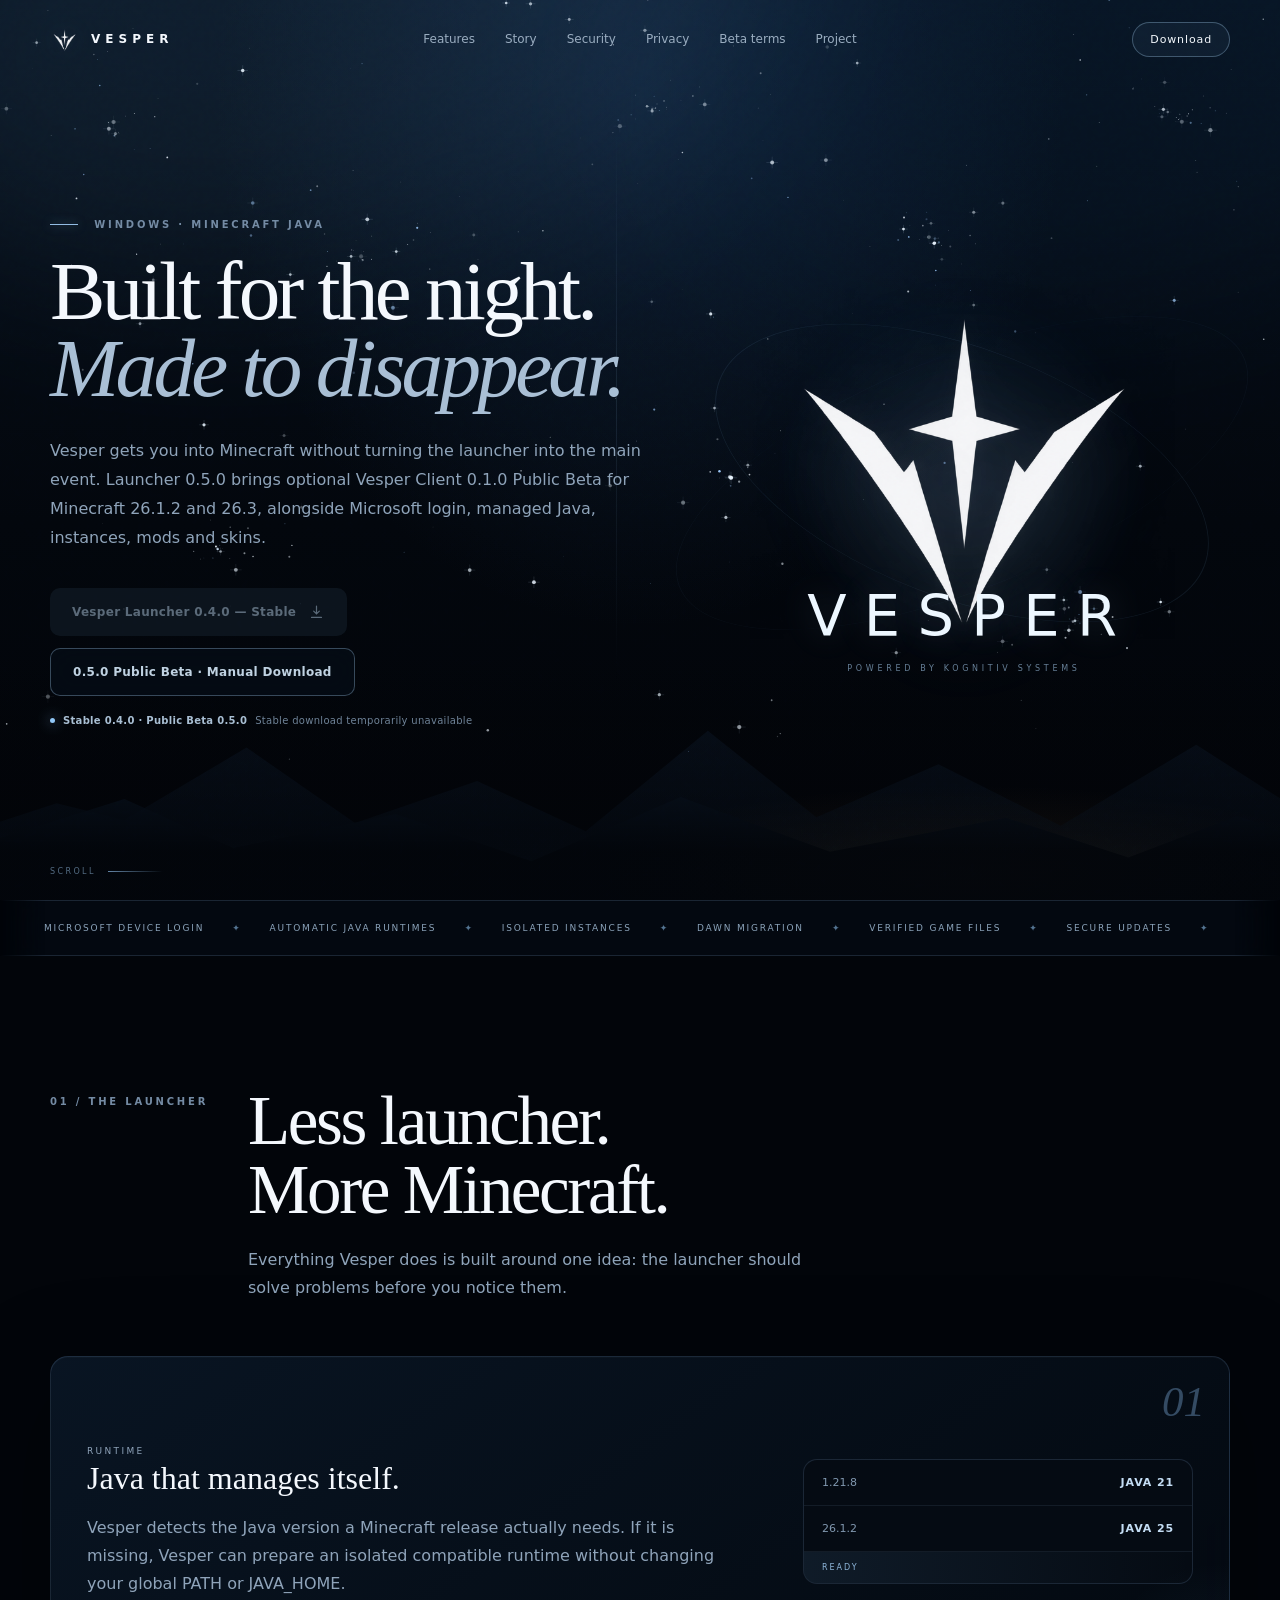
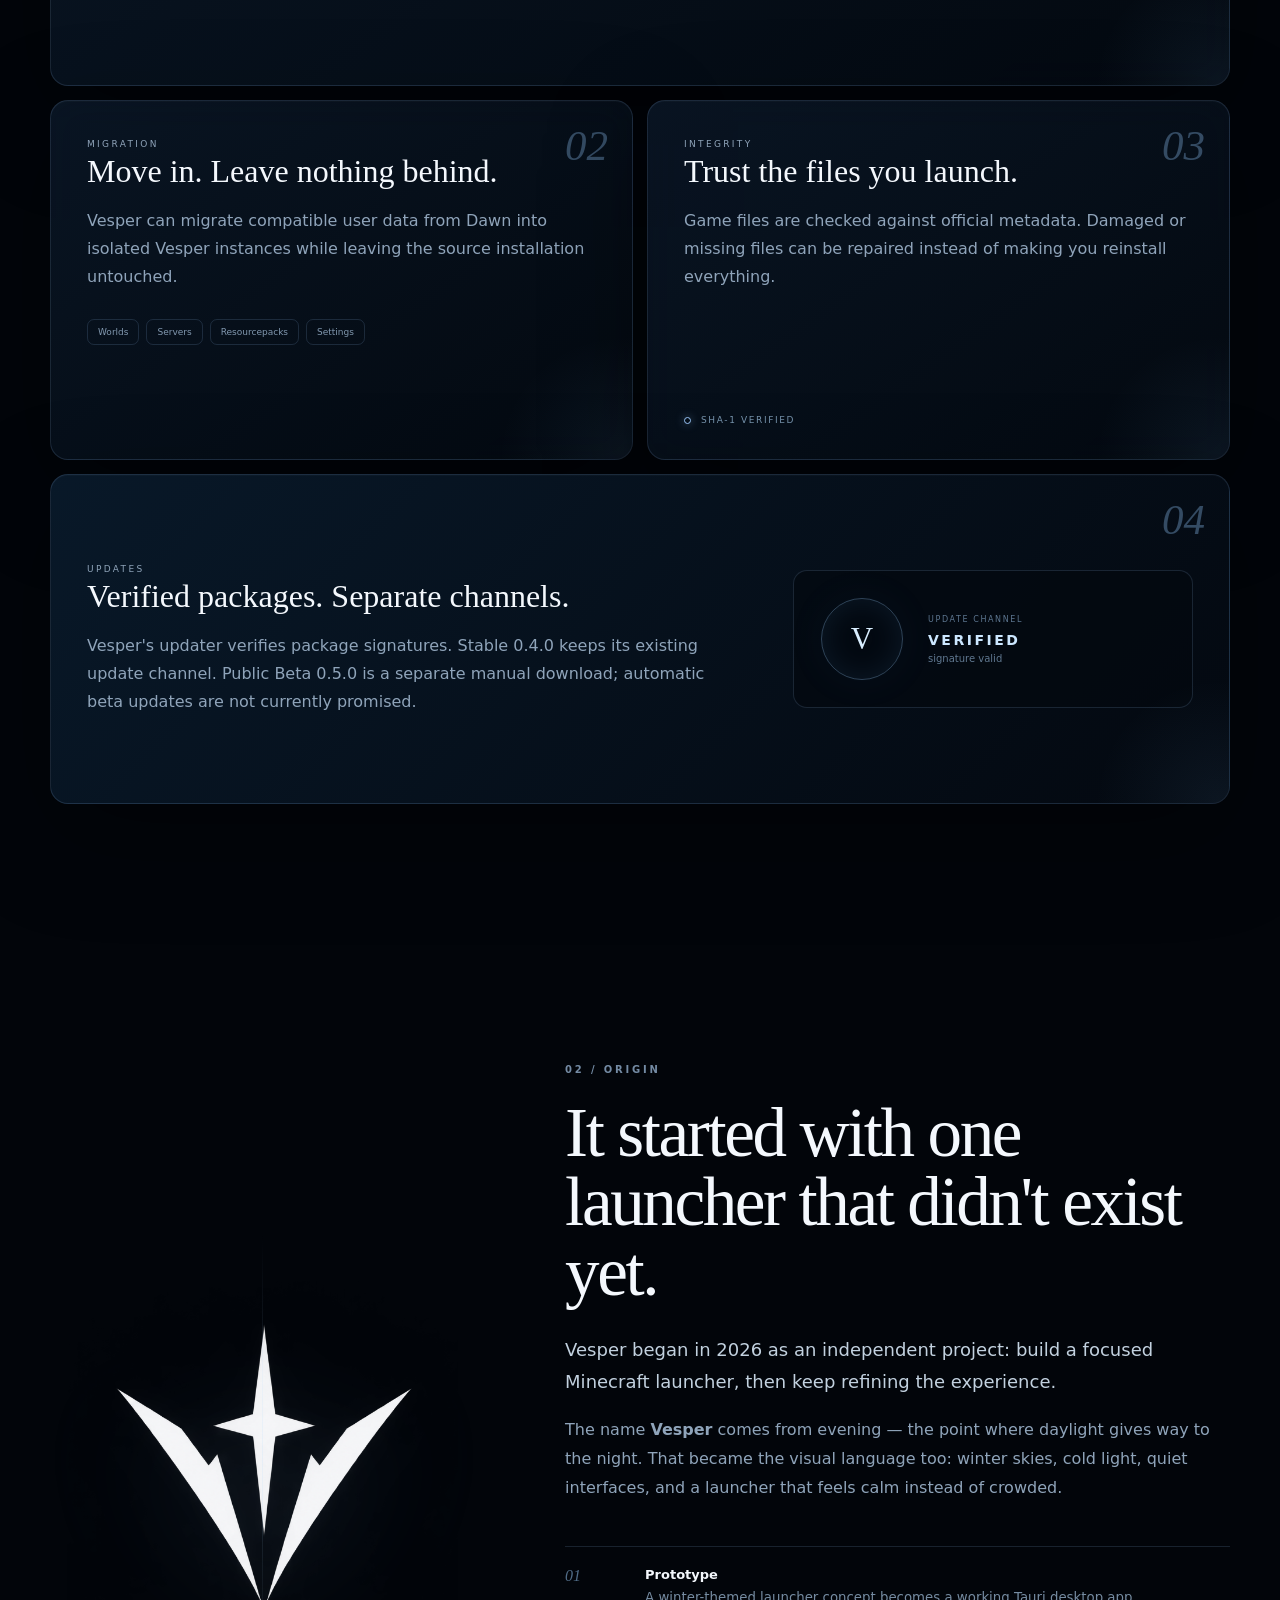
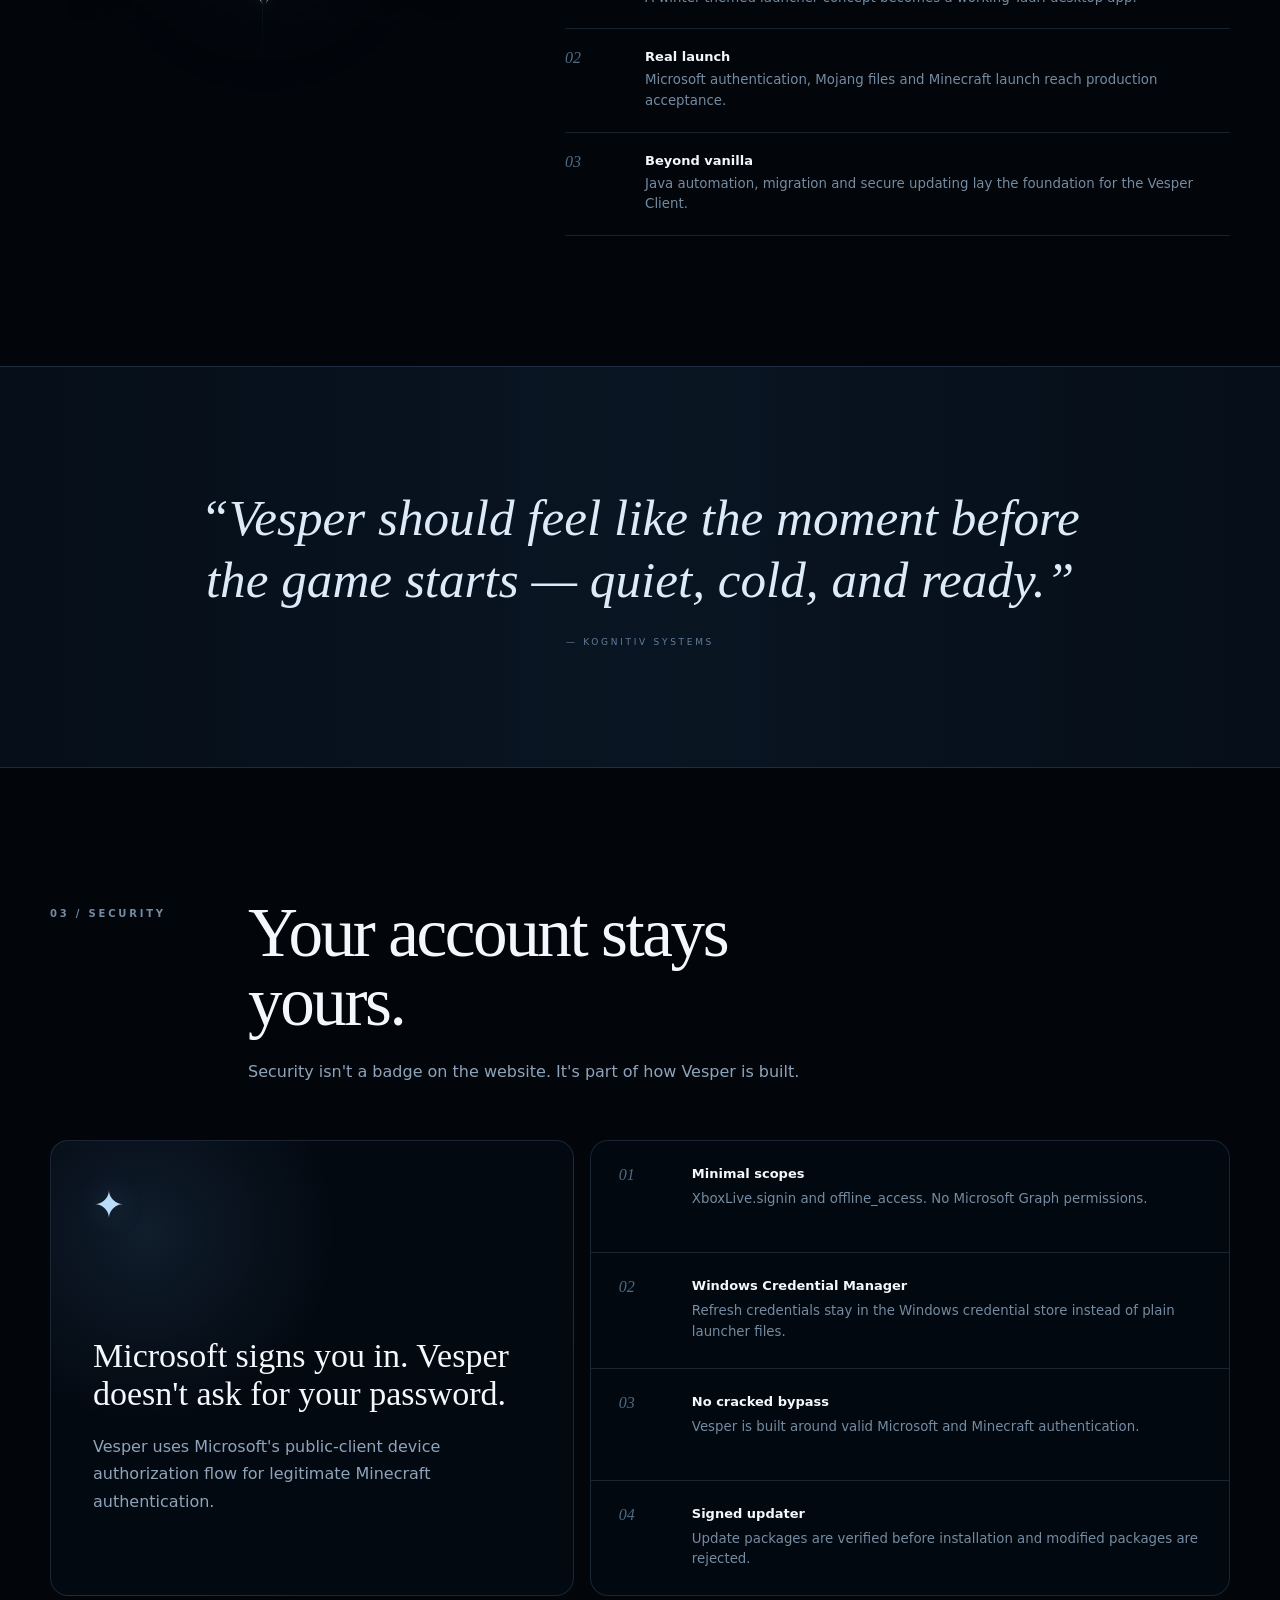
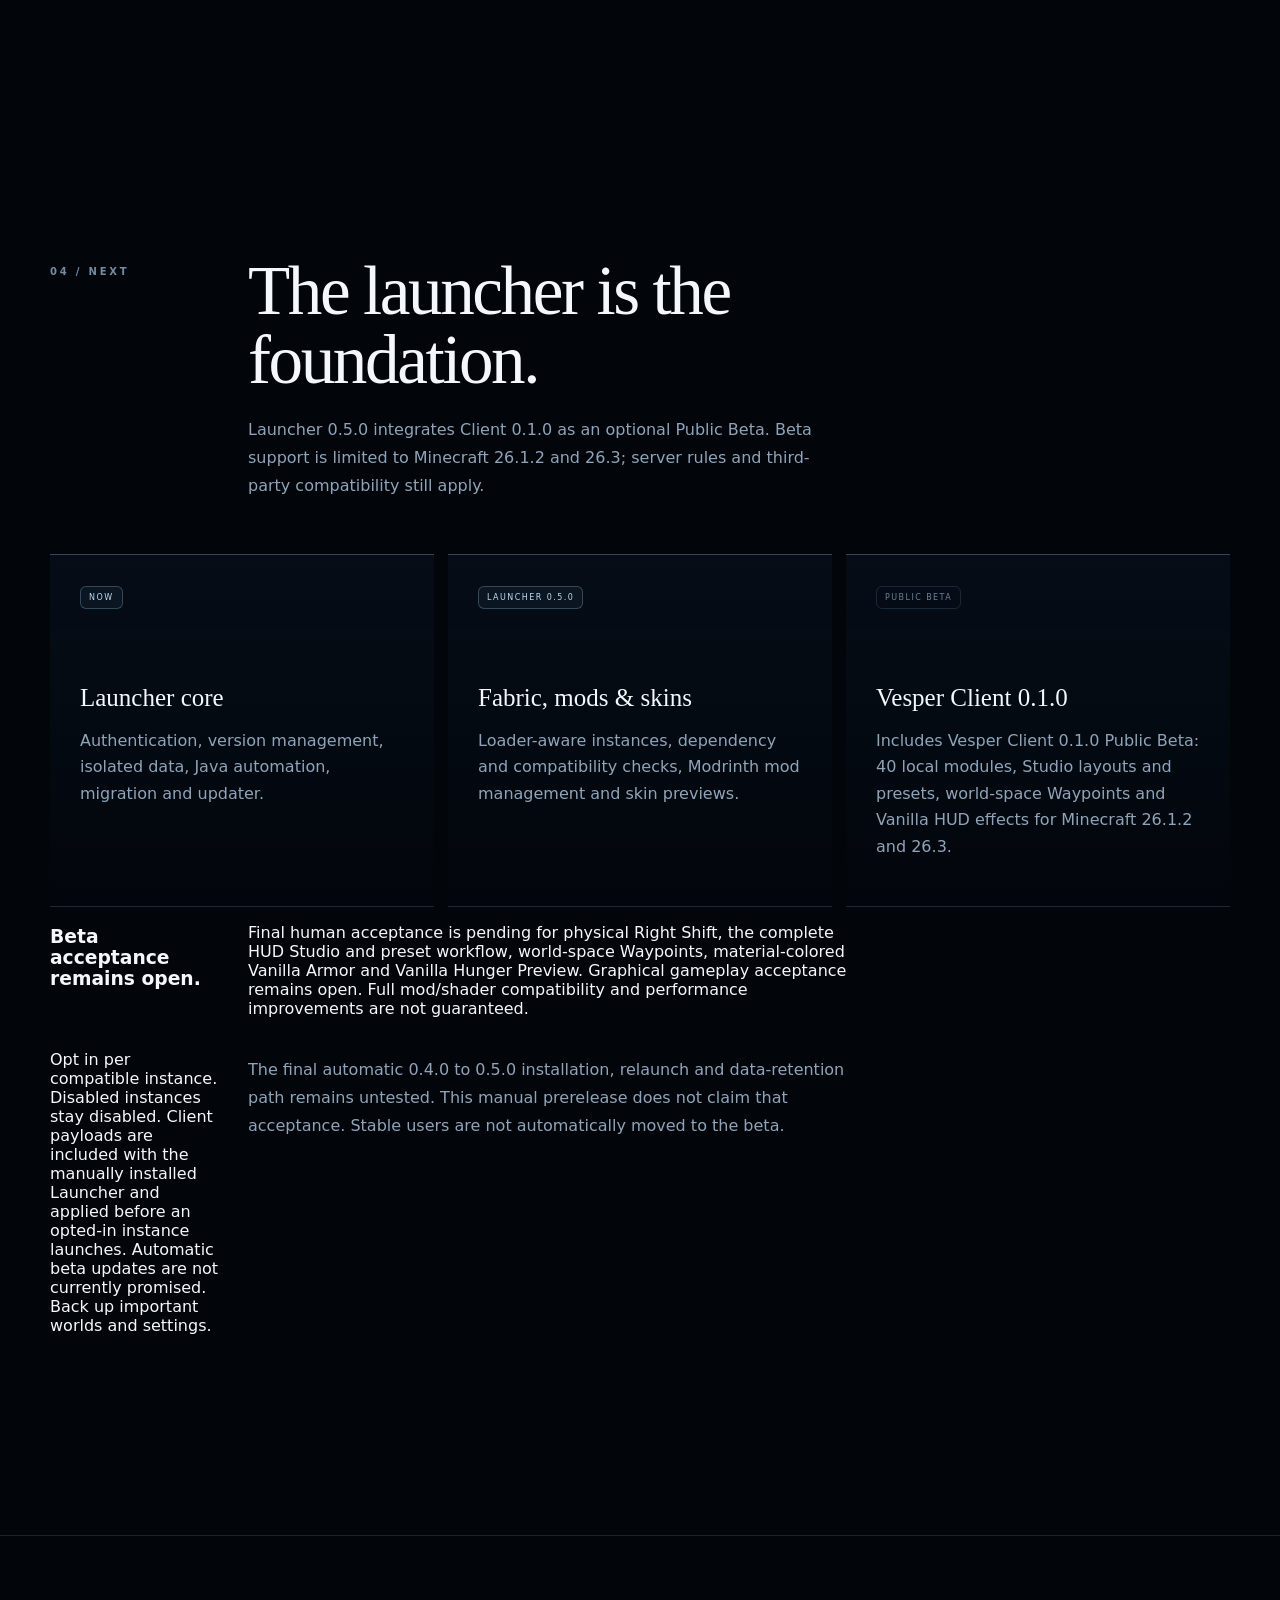
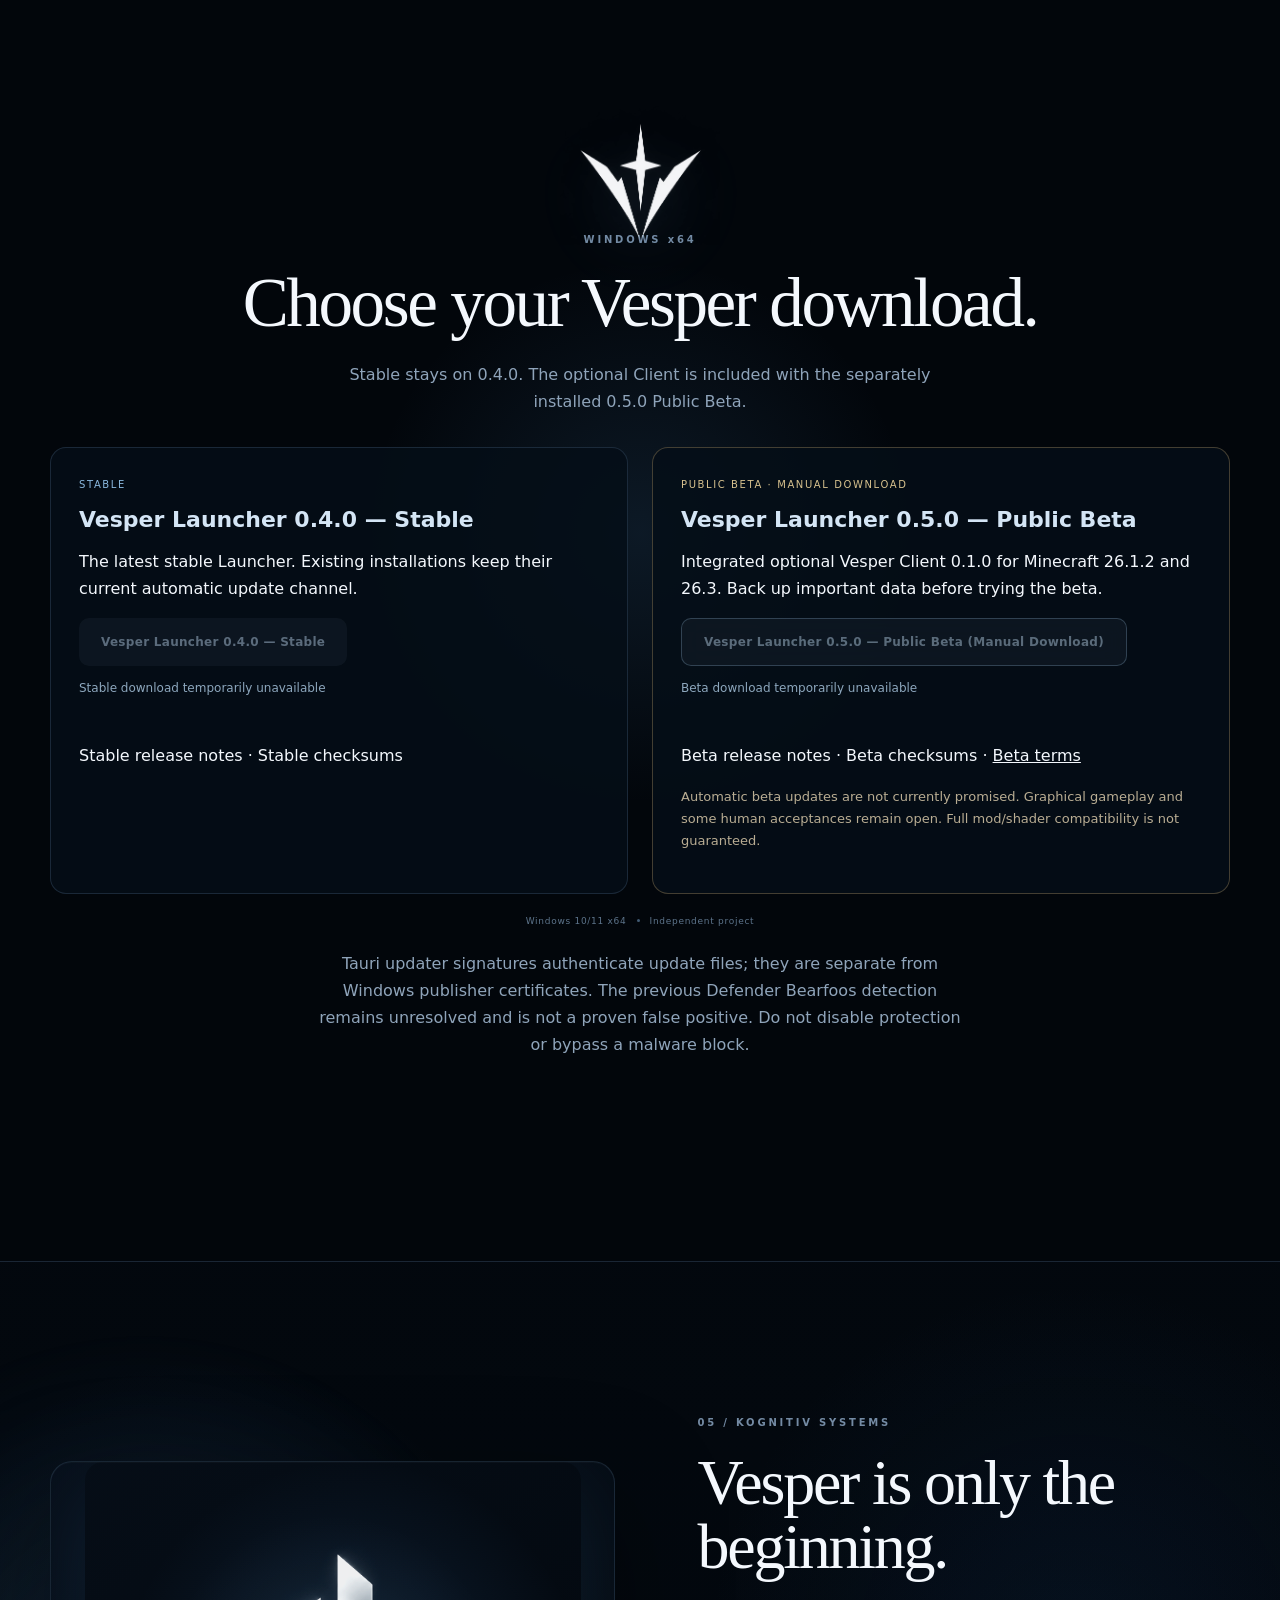
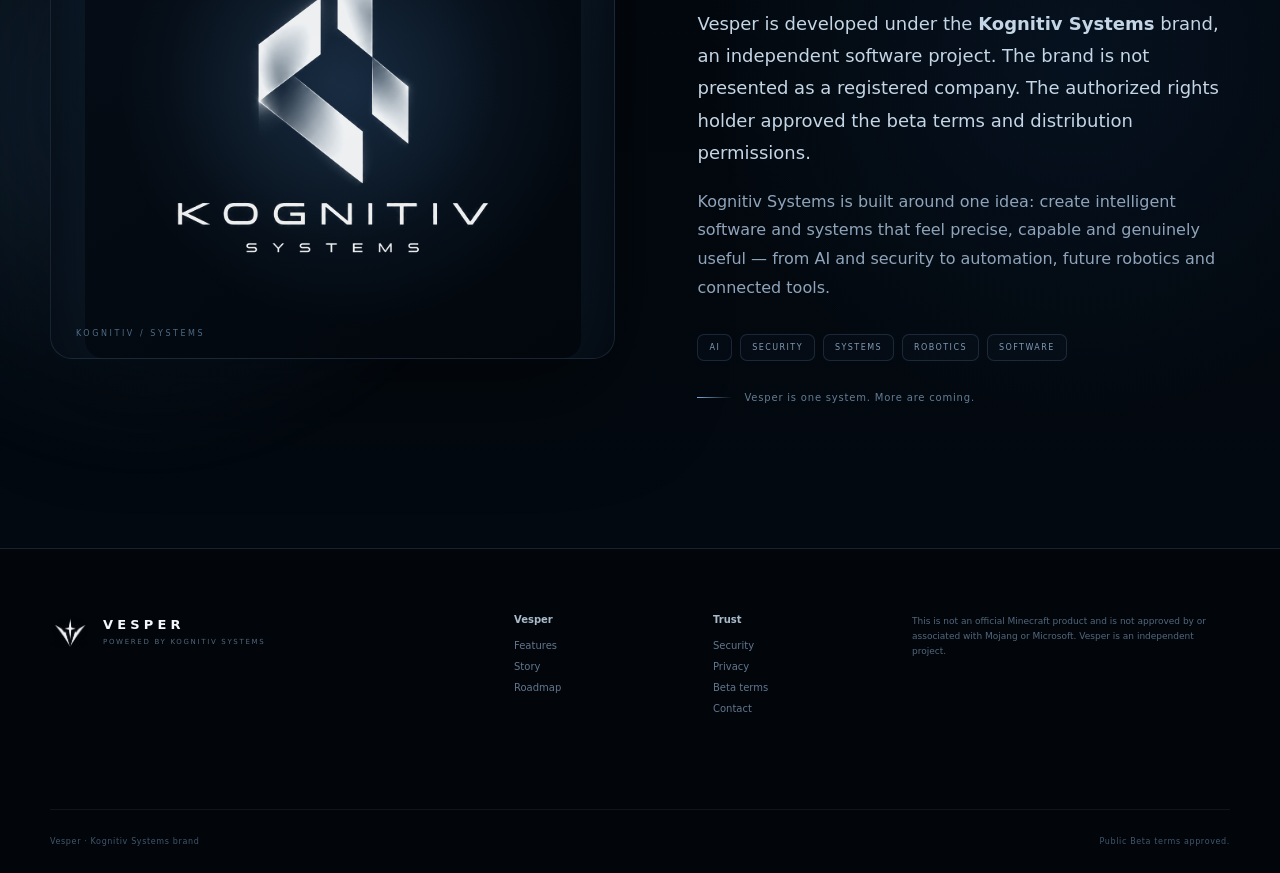
<file: index.html>
<!doctype html>
<html lang="en">
<head>
  <meta charset="UTF-8" />
  <meta name="viewport" content="width=device-width, initial-scale=1.0" />
  <meta name="theme-color" content="#050a12" />
  <meta name="description" content="Vesper Launcher 0.5.0 with integrated Vesper Client 0.1.0 Public Beta for Minecraft Java Edition 26.1.2 and 26.3." />
  <title>Vesper Launcher — Built for the night</title>
  <link rel="preconnect" href="https://api.github.com" />
  <link rel="stylesheet" href="styles.css?v=0.5.0" />
  <script defer src="script.js?v=0.5.0"></script>
</head>
<body>
  <canvas id="starfield" aria-hidden="true"></canvas>
  <div class="ambient" aria-hidden="true">
    <div class="aurora aurora-a"></div>
    <div class="aurora aurora-b"></div>
    <div class="horizon-glow"></div>
    <div class="mountain mountain-back"></div>
    <div class="mountain mountain-front"></div>
  </div>

  <header class="nav-wrap">
    <nav class="nav shell">
      <a class="brand" href="#top" aria-label="Vesper home">
        <img src="assets/vesper-mark.png" alt="" />
        <span>VESPER</span>
      </a>
      <div class="nav-links" aria-label="Primary navigation">
        <a href="#features">Features</a>
        <a href="#story">Story</a>
        <a href="#security">Security</a>
        <a href="privacy.html">Privacy</a>
        <a href="terms.html">Beta terms</a>
        <a href="#studio">Project</a>
      </div>
      <a class="nav-download" href="#download">Download</a>
    </nav>
  </header>

  <main id="top">
    <section class="hero shell">
      <div class="hero-copy" data-reveal>
        <p class="kicker"><span></span> WINDOWS · MINECRAFT JAVA</p>
        <h1>Built for the night.<br /><em>Made to disappear.</em></h1>
        <p class="hero-lead">
          Vesper gets you into Minecraft without turning the launcher into the main event.
          Launcher 0.5.0 brings optional Vesper Client 0.1.0 Public Beta for Minecraft 26.1.2 and 26.3, alongside Microsoft login, managed Java, instances, mods and skins.
        </p>
        <div class="hero-actions">
          <a class="button button-primary" data-download="stable" aria-disabled="true">
            <span data-download-label="stable">Vesper Launcher 0.4.0 — Stable</span>
            <svg viewBox="0 0 24 24" aria-hidden="true"><path d="M12 3v11m0 0 4-4m-4 4-4-4M5 19h14" /></svg>
          </a>
          <a class="button button-ghost" href="#download-beta">0.5.0 Public Beta · Manual Download</a>
        </div>
        <div class="release-line">
          <span class="status-dot"></span>
          <strong>Stable 0.4.0 · Public Beta 0.5.0</strong>
          <span data-release-status="stable">Checking Stable download</span>
        </div>
      </div>

      <div class="hero-brand" data-parallax data-reveal>
        <div class="brand-orbit orbit-one"></div>
        <div class="brand-orbit orbit-two"></div>
        <img class="hero-mark" src="assets/vesper-mark.png" alt="Vesper symbol" />
        <div class="hero-word">VESPER</div>
        <div class="hero-studio">POWERED BY KOGNITIV SYSTEMS</div>
        <div class="brand-glow"></div>
      </div>

      <div class="scroll-cue" aria-hidden="true">
        <span>SCROLL</span><i></i>
      </div>
    </section>

    <section class="signal-strip" aria-label="Vesper capabilities">
      <div class="signal-track">
        <div class="signal-group">
          <span>MICROSOFT DEVICE LOGIN</span><i>✦</i>
          <span>AUTOMATIC JAVA RUNTIMES</span><i>✦</i>
          <span>ISOLATED INSTANCES</span><i>✦</i>
          <span>DAWN MIGRATION</span><i>✦</i>
          <span>VERIFIED GAME FILES</span><i>✦</i>
          <span>SECURE UPDATES</span><i>✦</i>
        </div>
        <div class="signal-group" aria-hidden="true">
          <span>MICROSOFT DEVICE LOGIN</span><i>✦</i>
          <span>AUTOMATIC JAVA RUNTIMES</span><i>✦</i>
          <span>ISOLATED INSTANCES</span><i>✦</i>
          <span>DAWN MIGRATION</span><i>✦</i>
          <span>VERIFIED GAME FILES</span><i>✦</i>
          <span>SECURE UPDATES</span><i>✦</i>
        </div>
      </div>
    </section>

    <section id="features" class="section shell">
      <div class="section-intro" data-reveal>
        <p class="section-index">01 / THE LAUNCHER</p>
        <h2>Less launcher.<br />More Minecraft.</h2>
        <p>Everything Vesper does is built around one idea: the launcher should solve problems before you notice them.</p>
      </div>

      <div class="feature-grid">
        <article class="feature feature-wide" data-reveal>
          <div class="feature-number">01</div>
          <div>
            <p class="feature-label">RUNTIME</p>
            <h3>Java that manages itself.</h3>
            <p>Vesper detects the Java version a Minecraft release actually needs. If it is missing, Vesper can prepare an isolated compatible runtime without changing your global PATH or JAVA_HOME.</p>
          </div>
          <div class="runtime-visual" aria-hidden="true">
            <span>1.21.8</span><b>JAVA 21</b>
            <span>26.1.2</span><b>JAVA 25</b>
            <i>READY</i>
          </div>
        </article>

        <article class="feature" data-reveal>
          <div class="feature-number">02</div>
          <p class="feature-label">MIGRATION</p>
          <h3>Move in. Leave nothing behind.</h3>
          <p>Vesper can migrate compatible user data from Dawn into isolated Vesper instances while leaving the source installation untouched.</p>
          <div class="micro-list"><span>Worlds</span><span>Servers</span><span>Resourcepacks</span><span>Settings</span></div>
        </article>

        <article class="feature" data-reveal>
          <div class="feature-number">03</div>
          <p class="feature-label">INTEGRITY</p>
          <h3>Trust the files you launch.</h3>
          <p>Game files are checked against official metadata. Damaged or missing files can be repaired instead of making you reinstall everything.</p>
          <div class="hash-line"><i></i><span>SHA-1 VERIFIED</span></div>
        </article>

        <article class="feature feature-wide feature-cold" data-reveal>
          <div class="feature-number">04</div>
          <div>
            <p class="feature-label">UPDATES</p>
            <h3>Verified packages. Separate channels.</h3>
            <p>Vesper's updater verifies package signatures. Stable 0.4.0 keeps its existing update channel. Public Beta 0.5.0 is a separate manual download; automatic beta updates are not currently promised.</p>
          </div>
          <div class="update-visual" aria-hidden="true">
            <div class="update-ring"><span>V</span></div>
            <div><small>UPDATE CHANNEL</small><strong>VERIFIED</strong><em>signature valid</em></div>
          </div>
        </article>
      </div>
    </section>

    <section id="story" class="section story shell">
      <div class="story-logo" data-reveal>
        <img src="assets/vesper-mark.png" alt="Vesper symbol" />
        <div class="story-beam"></div>
      </div>
      <div class="story-copy" data-reveal>
        <p class="section-index">02 / ORIGIN</p>
        <h2>It started with one launcher that didn't exist yet.</h2>
        <p class="story-lead">Vesper began in 2026 as an independent project: build a focused Minecraft launcher, then keep refining the experience.</p>
        <p>The name <strong>Vesper</strong> comes from evening — the point where daylight gives way to the night. That became the visual language too: winter skies, cold light, quiet interfaces, and a launcher that feels calm instead of crowded.</p>
        <div class="timeline">
          <div><time>01</time><span><b>Prototype</b><small>A winter-themed launcher concept becomes a working Tauri desktop app.</small></span></div>
          <div><time>02</time><span><b>Real launch</b><small>Microsoft authentication, Mojang files and Minecraft launch reach production acceptance.</small></span></div>
          <div><time>03</time><span><b>Beyond vanilla</b><small>Java automation, migration and secure updating lay the foundation for the Vesper Client.</small></span></div>
        </div>
      </div>
    </section>

    <section class="quote-section" data-reveal>
      <div class="shell">
        <p>“Vesper should feel like the moment before the game starts — quiet, cold, and ready.”</p>
        <span>— KOGNITIV SYSTEMS</span>
      </div>
    </section>

    <section id="security" class="section shell security">
      <div class="section-intro" data-reveal>
        <p class="section-index">03 / SECURITY</p>
        <h2>Your account stays yours.</h2>
        <p>Security isn't a badge on the website. It's part of how Vesper is built.</p>
      </div>
      <div class="security-layout">
        <div class="security-main" data-reveal>
          <div class="security-mark">✦</div>
          <h3>Microsoft signs you in. Vesper doesn't ask for your password.</h3>
          <p>Vesper uses Microsoft's public-client device authorization flow for legitimate Minecraft authentication.</p>
        </div>
        <div class="security-list">
          <article data-reveal><b>01</b><span><strong>Minimal scopes</strong><small>XboxLive.signin and offline_access. No Microsoft Graph permissions.</small></span></article>
          <article data-reveal><b>02</b><span><strong>Windows Credential Manager</strong><small>Refresh credentials stay in the Windows credential store instead of plain launcher files.</small></span></article>
          <article data-reveal><b>03</b><span><strong>No cracked bypass</strong><small>Vesper is built around valid Microsoft and Minecraft authentication.</small></span></article>
          <article data-reveal><b>04</b><span><strong>Signed updater</strong><small>Update packages are verified before installation and modified packages are rejected.</small></span></article>
        </div>
      </div>
    </section>

    <section id="roadmap" class="section shell roadmap">
      <div class="section-intro" data-reveal>
        <p class="section-index">04 / NEXT</p>
        <h2>The launcher is the foundation.</h2>
        <p>Launcher 0.5.0 integrates Client 0.1.0 as an optional Public Beta. Beta support is limited to Minecraft 26.1.2 and 26.3; server rules and third-party compatibility still apply.</p>
      </div>
      <div class="roadmap-grid">
        <article data-reveal><span class="phase live">NOW</span><h3>Launcher core</h3><p>Authentication, version management, isolated data, Java automation, migration and updater.</p></article>
        <article data-reveal><span class="phase live">LAUNCHER 0.5.0</span><h3>Fabric, mods & skins</h3><p>Loader-aware instances, dependency and compatibility checks, Modrinth mod management and skin previews.</p></article>
        <article data-reveal><span class="phase">PUBLIC BETA</span><h3>Vesper Client 0.1.0</h3><p>Includes Vesper Client 0.1.0 Public Beta: 40 local modules, Studio layouts and presets, world-space Waypoints and Vanilla HUD effects for Minecraft 26.1.2 and 26.3.</p></article>
      </div>
      <div class="section-intro" data-reveal>
        <h3>Beta acceptance remains open.</h3>
        <p>Final human acceptance is pending for physical Right Shift, the complete HUD Studio and preset workflow, world-space Waypoints, material-colored Vanilla Armor and Vanilla Hunger Preview. Graphical gameplay acceptance remains open. Full mod/shader compatibility and performance improvements are not guaranteed.</p>
        <p>Opt in per compatible instance. Disabled instances stay disabled. Client payloads are included with the manually installed Launcher and applied before an opted-in instance launches. Automatic beta updates are not currently promised. Back up important worlds and settings.</p>
        <p>The final automatic 0.4.0 to 0.5.0 installation, relaunch and data-retention path remains untested. This manual prerelease does not claim that acceptance. Stable users are not automatically moved to the beta.</p>
      </div>
    </section>

    <section id="download" class="download-section">
      <div class="download-glow"></div>
      <div class="shell download-inner" data-reveal>
        <img src="assets/vesper-mark.png" alt="" />
        <p class="section-index">WINDOWS x64</p>
        <h2>Choose your Vesper download.</h2>
        <p>Stable stays on 0.4.0. The optional Client is included with the separately installed 0.5.0 Public Beta.</p>
        <div class="download-options">
          <article class="download-card" aria-label="Stable download">
            <p class="channel-label">STABLE</p>
            <h3>Vesper Launcher 0.4.0 — Stable</h3>
            <p>The latest stable Launcher. Existing installations keep their current automatic update channel.</p>
            <a class="button button-primary" data-download="stable" aria-disabled="true"><span data-download-label="stable">Vesper Launcher 0.4.0 — Stable</span></a>
            <p class="channel-status" data-release-status="stable" role="status">Checking Stable download</p>
            <p><a data-release-notes="stable" aria-disabled="true">Stable release notes</a> · <a data-checksums="stable" aria-disabled="true">Stable checksums</a></p>
          </article>
          <article id="download-beta" class="download-card beta-card" aria-label="Public Beta manual download">
            <p class="channel-label">PUBLIC BETA · MANUAL DOWNLOAD</p>
            <h3>Vesper Launcher 0.5.0 — Public Beta</h3>
            <p>Integrated optional Vesper Client 0.1.0 for Minecraft 26.1.2 and 26.3. Back up important data before trying the beta.</p>
            <a class="button button-ghost" data-download="beta" aria-disabled="true"><span data-download-label="beta">Vesper Launcher 0.5.0 — Public Beta (Manual Download)</span></a>
            <p class="channel-status" data-release-status="beta" role="status">Checking Public Beta download…</p>
            <p><a data-release-notes="beta" aria-disabled="true">Beta release notes</a> · <a data-checksums="beta" aria-disabled="true">Beta checksums</a> · <a href="terms.html">Beta terms</a></p>
            <p class="beta-limit">Automatic beta updates are not currently promised. Graphical gameplay and some human acceptances remain open. Full mod/shader compatibility is not guaranteed.</p>
          </article>
        </div>
        <div class="download-meta"><span>Windows 10/11 x64</span><i></i><span>Independent project</span></div>
        <p>Tauri updater signatures authenticate update files; they are separate from Windows publisher certificates. The previous Defender Bearfoos detection remains unresolved and is not a proven false positive. Do not disable protection or bypass a malware block.</p>
      </div>
    </section>

    <section id="studio" class="studio-section">
      <div class="studio-light" aria-hidden="true"></div>
      <div class="shell studio-inner">
        <div class="studio-visual" data-reveal>
          <div class="studio-frame">
            <img src="assets/kognitiv-systems.png" alt="Kognitiv Systems" />
          </div>
        </div>
        <div class="studio-copy" data-reveal>
          <p class="section-index">05 / KOGNITIV SYSTEMS</p>
          <h2>Vesper is only the beginning.</h2>
          <p class="studio-lead">Vesper is developed under the <strong>Kognitiv Systems</strong> brand, an independent software project. The brand is not presented as a registered company. The authorized rights holder approved the beta terms and distribution permissions.</p>
          <p>Kognitiv Systems is built around one idea: create intelligent software and systems that feel precise, capable and genuinely useful — from AI and security to automation, future robotics and connected tools.</p>
          <div class="studio-tags" aria-label="Kognitiv Systems focus areas">
            <span>AI</span><span>SECURITY</span><span>SYSTEMS</span><span>ROBOTICS</span><span>SOFTWARE</span>
          </div>
          <div class="studio-signoff"><i></i><span>Vesper is one system. More are coming.</span></div>
        </div>
      </div>
    </section>
  </main>

  <footer>
    <div class="shell footer-grid">
      <div class="footer-brand">
        <img src="assets/vesper-mark.png" alt="" />
        <div><strong>VESPER</strong><span>POWERED BY KOGNITIV SYSTEMS</span></div>
      </div>
      <div class="footer-col"><b>Vesper</b><a href="#features">Features</a><a href="#story">Story</a><a href="#roadmap">Roadmap</a></div>
      <div class="footer-col"><b>Trust</b><a href="#security">Security</a><a href="privacy.html">Privacy</a><a href="terms.html">Beta terms</a><a href="mailto:kognitivsystems@proton.me">Contact</a></div>
      <div class="footer-note">This is not an official Minecraft product and is not approved by or associated with Mojang or Microsoft. Vesper is an independent project.</div>
    </div>
    <div class="shell footer-bottom"><span>Vesper · Kognitiv Systems brand</span><span>Public Beta terms approved.</span></div>
  </footer>
</body>
</html>
</file>
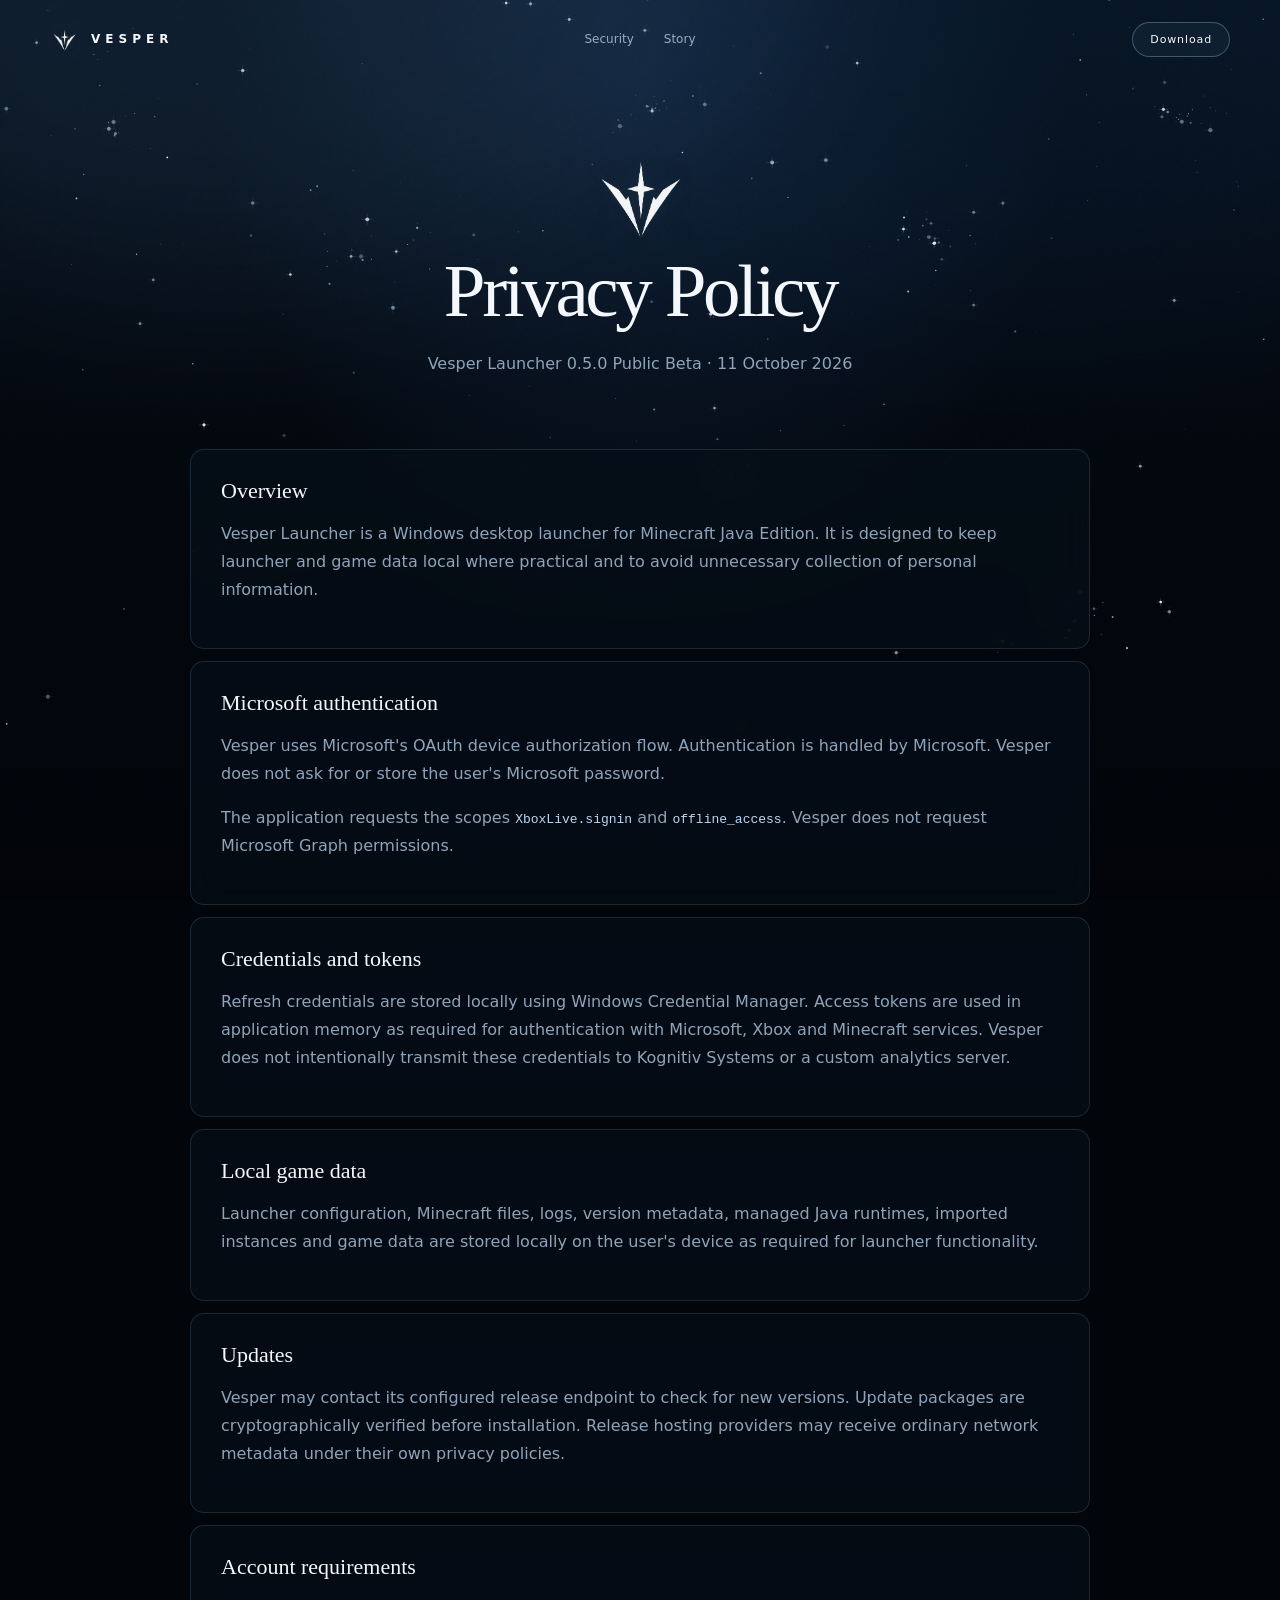
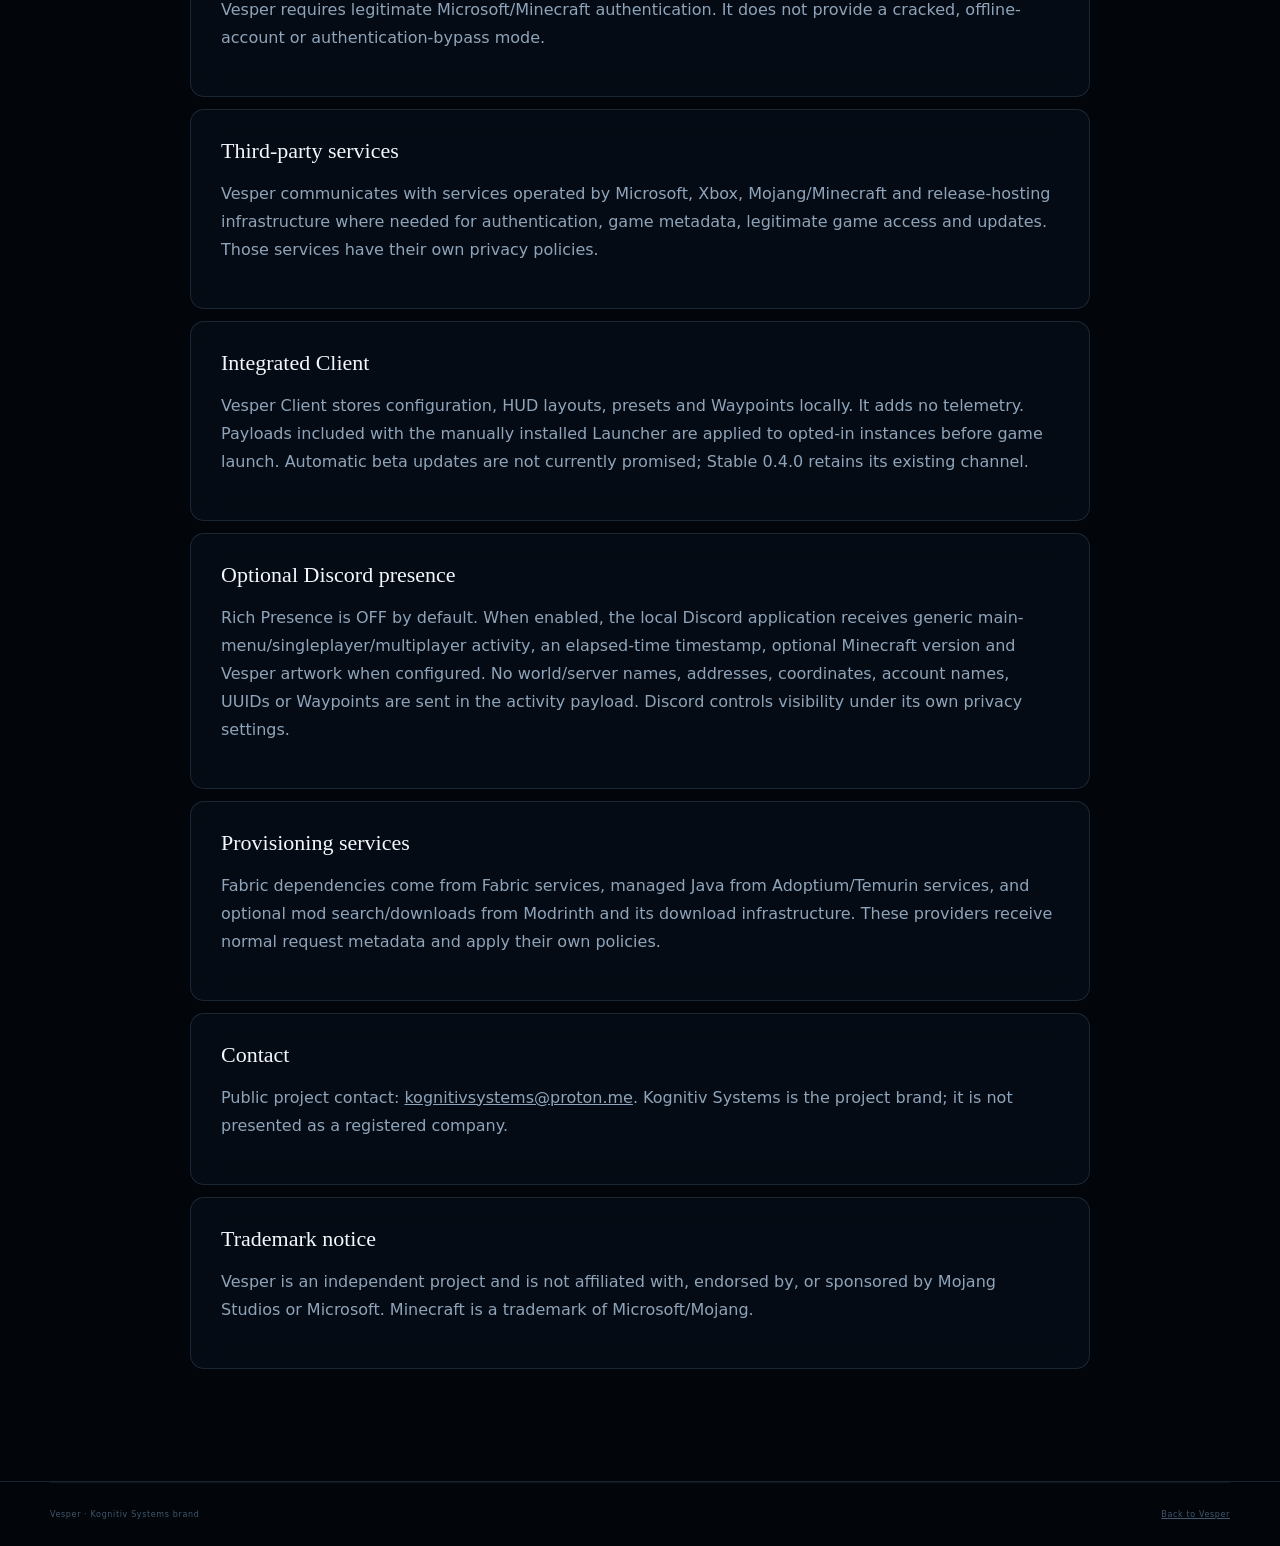
<file: privacy.html>
<!doctype html>
<html lang="en">
<head>
  <meta charset="UTF-8" />
  <meta name="viewport" content="width=device-width, initial-scale=1.0" />
  <meta name="theme-color" content="#050a12" />
  <meta name="description" content="Vesper Launcher privacy policy." />
  <title>Privacy — Vesper Launcher</title>
  <link rel="stylesheet" href="styles.css?v=0.5.0" />
  <script defer src="script.js?v=0.5.0"></script>
</head>
<body class="legal-page">
  <canvas id="starfield" aria-hidden="true"></canvas>
  <div class="ambient" aria-hidden="true"><div class="aurora aurora-a"></div><div class="aurora aurora-b"></div></div>
  <header class="nav-wrap nav-scrolled"><nav class="nav shell"><a class="brand" href="index.html"><img src="assets/vesper-mark.png" alt="" /><span>VESPER</span></a><div class="nav-links"><a href="index.html#security">Security</a><a href="index.html#story">Story</a></div><a class="nav-download" href="index.html#download">Download</a></nav></header>
  <main class="shell legal">
    <div class="legal-head"><img src="assets/vesper-mark.png" alt="Vesper symbol" /><h1>Privacy Policy</h1><p>Vesper Launcher 0.5.0 Public Beta · 11 October 2026</p></div>
    <section><h2>Overview</h2><p>Vesper Launcher is a Windows desktop launcher for Minecraft Java Edition. It is designed to keep launcher and game data local where practical and to avoid unnecessary collection of personal information.</p></section>
    <section><h2>Microsoft authentication</h2><p>Vesper uses Microsoft's OAuth device authorization flow. Authentication is handled by Microsoft. Vesper does not ask for or store the user's Microsoft password.</p><p>The application requests the scopes <code>XboxLive.signin</code> and <code>offline_access</code>. Vesper does not request Microsoft Graph permissions.</p></section>
    <section><h2>Credentials and tokens</h2><p>Refresh credentials are stored locally using Windows Credential Manager. Access tokens are used in application memory as required for authentication with Microsoft, Xbox and Minecraft services. Vesper does not intentionally transmit these credentials to Kognitiv Systems or a custom analytics server.</p></section>
    <section><h2>Local game data</h2><p>Launcher configuration, Minecraft files, logs, version metadata, managed Java runtimes, imported instances and game data are stored locally on the user's device as required for launcher functionality.</p></section>
    <section><h2>Updates</h2><p>Vesper may contact its configured release endpoint to check for new versions. Update packages are cryptographically verified before installation. Release hosting providers may receive ordinary network metadata under their own privacy policies.</p></section>
    <section><h2>Account requirements</h2><p>Vesper requires legitimate Microsoft/Minecraft authentication. It does not provide a cracked, offline-account or authentication-bypass mode.</p></section>
    <section><h2>Third-party services</h2><p>Vesper communicates with services operated by Microsoft, Xbox, Mojang/Minecraft and release-hosting infrastructure where needed for authentication, game metadata, legitimate game access and updates. Those services have their own privacy policies.</p></section>
    <section><h2>Integrated Client</h2><p>Vesper Client stores configuration, HUD layouts, presets and Waypoints locally. It adds no telemetry. Payloads included with the manually installed Launcher are applied to opted-in instances before game launch. Automatic beta updates are not currently promised; Stable 0.4.0 retains its existing channel.</p></section>
    <section><h2>Optional Discord presence</h2><p>Rich Presence is OFF by default. When enabled, the local Discord application receives generic main-menu/singleplayer/multiplayer activity, an elapsed-time timestamp, optional Minecraft version and Vesper artwork when configured. No world/server names, addresses, coordinates, account names, UUIDs or Waypoints are sent in the activity payload. Discord controls visibility under its own privacy settings.</p></section>
    <section><h2>Provisioning services</h2><p>Fabric dependencies come from Fabric services, managed Java from Adoptium/Temurin services, and optional mod search/downloads from Modrinth and its download infrastructure. These providers receive normal request metadata and apply their own policies.</p></section>
    <section><h2>Contact</h2><p>Public project contact: <a href="mailto:kognitivsystems@proton.me">kognitivsystems@proton.me</a>. Kognitiv Systems is the project brand; it is not presented as a registered company.</p></section>
    <section><h2>Trademark notice</h2><p>Vesper is an independent project and is not affiliated with, endorsed by, or sponsored by Mojang Studios or Microsoft. Minecraft is a trademark of Microsoft/Mojang.</p></section>
  </main>
  <footer><div class="shell footer-bottom"><span>Vesper · Kognitiv Systems brand</span><span><a href="index.html">Back to Vesper</a></span></div></footer>
</body>
</html>
</file>
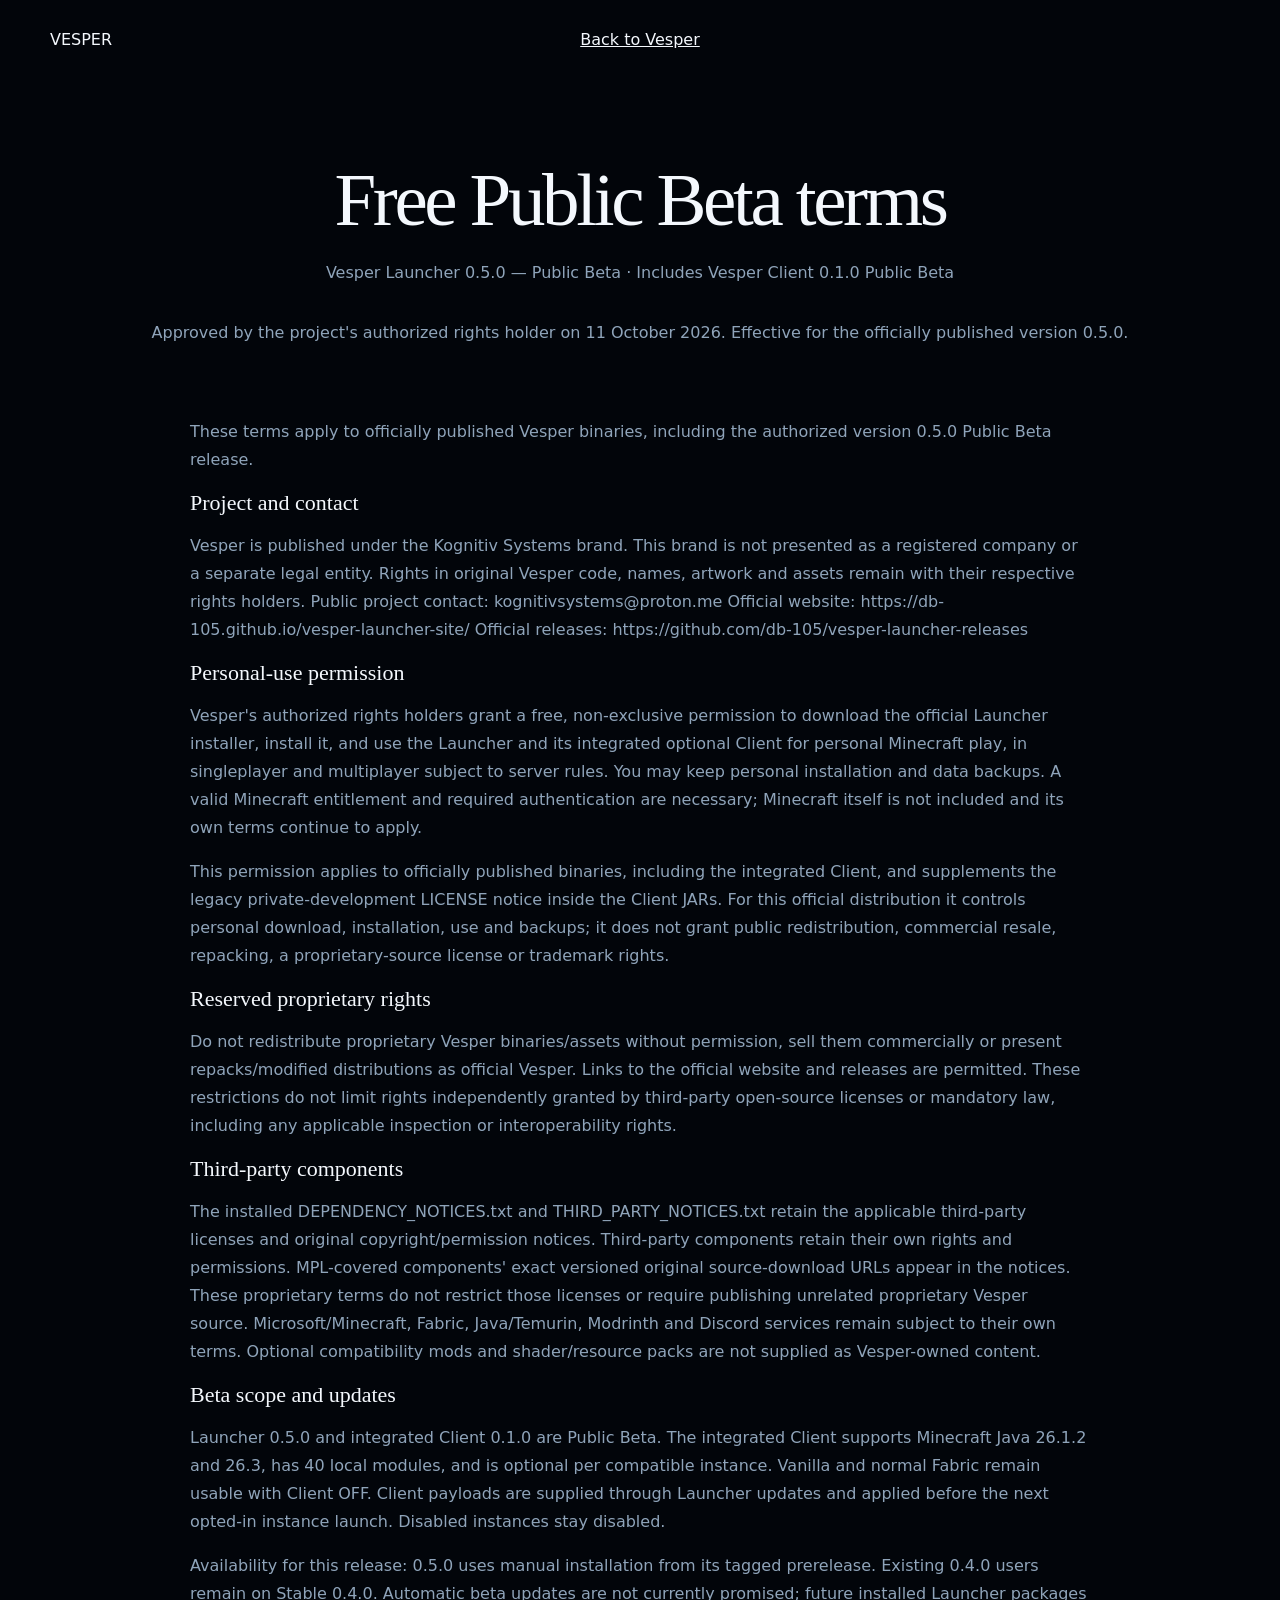
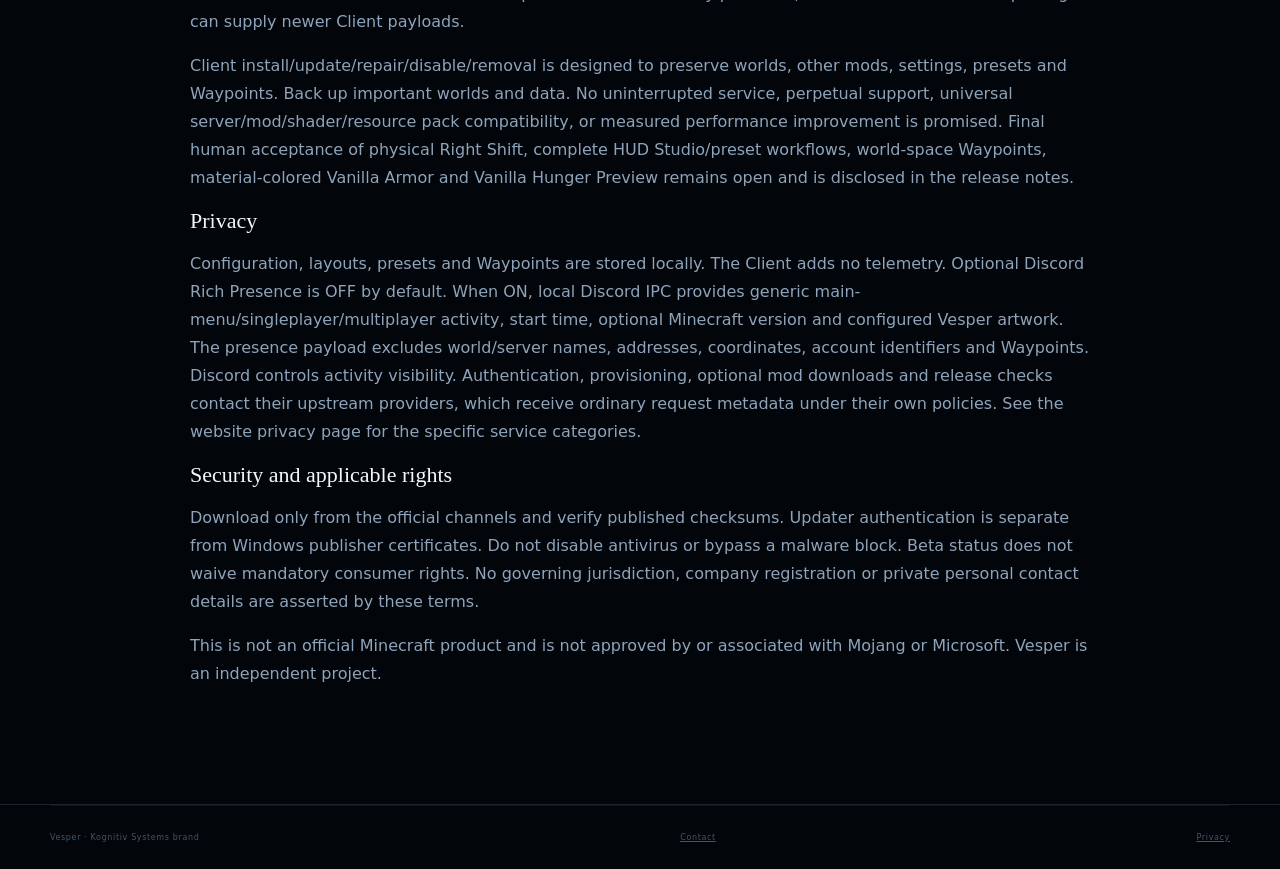
<file: terms.html>
<!doctype html>
<html lang="en"><head><meta charset="UTF-8"><meta name="viewport" content="width=device-width, initial-scale=1"><title>Vesper — Public Beta terms</title><link rel="stylesheet" href="styles.css?v=0.5.0"></head>
<body><header class="nav-wrap"><nav class="nav shell"><a class="brand" href="index.html">VESPER</a><a href="index.html">Back to Vesper</a></nav></header>
<main class="shell legal"><div class="legal-head"><h1>Free Public Beta terms</h1><p>Vesper Launcher 0.5.0 — Public Beta · Includes Vesper Client 0.1.0 Public Beta</p><p>Approved by the project's authorized rights holder on 11 October 2026. Effective for the officially published version 0.5.0.</p></div>
<p>These terms apply to officially published Vesper binaries, including the authorized version 0.5.0 Public Beta release.</p>
<h2>Project and contact</h2><p>Vesper is published under the Kognitiv Systems brand. This brand is not presented as a registered company or a separate legal entity. Rights in original Vesper code, names, artwork and assets remain with their respective rights holders. Public project contact: kognitivsystems@proton.me Official website: https://db-105.github.io/vesper-launcher-site/ Official releases: https://github.com/db-105/vesper-launcher-releases</p>
<h2>Personal-use permission</h2><p>Vesper's authorized rights holders grant a free, non-exclusive permission to download the official Launcher installer, install it, and use the Launcher and its integrated optional Client for personal Minecraft play, in singleplayer and multiplayer subject to server rules. You may keep personal installation and data backups. A valid Minecraft entitlement and required authentication are necessary; Minecraft itself is not included and its own terms continue to apply.</p>
<p>This permission applies to officially published binaries, including the integrated Client, and supplements the legacy private-development LICENSE notice inside the Client JARs. For this official distribution it controls personal download, installation, use and backups; it does not grant public redistribution, commercial resale, repacking, a proprietary-source license or trademark rights.</p>
<h2>Reserved proprietary rights</h2><p>Do not redistribute proprietary Vesper binaries/assets without permission, sell them commercially or present repacks/modified distributions as official Vesper. Links to the official website and releases are permitted. These restrictions do not limit rights independently granted by third-party open-source licenses or mandatory law, including any applicable inspection or interoperability rights.</p>
<h2>Third-party components</h2><p>The installed DEPENDENCY_NOTICES.txt and THIRD_PARTY_NOTICES.txt retain the applicable third-party licenses and original copyright/permission notices. Third-party components retain their own rights and permissions. MPL-covered components' exact versioned original source-download URLs appear in the notices. These proprietary terms do not restrict those licenses or require publishing unrelated proprietary Vesper source. Microsoft/Minecraft, Fabric, Java/Temurin, Modrinth and Discord services remain subject to their own terms. Optional compatibility mods and shader/resource packs are not supplied as Vesper-owned content.</p>
<h2>Beta scope and updates</h2><p>Launcher 0.5.0 and integrated Client 0.1.0 are Public Beta. The integrated Client supports Minecraft Java 26.1.2 and 26.3, has 40 local modules, and is optional per compatible instance. Vanilla and normal Fabric remain usable with Client OFF. Client payloads are supplied through Launcher updates and applied before the next opted-in instance launch. Disabled instances stay disabled.</p>
<p>Availability for this release: 0.5.0 uses manual installation from its tagged prerelease. Existing 0.4.0 users remain on Stable 0.4.0. Automatic beta updates are not currently promised; future installed Launcher packages can supply newer Client payloads.</p>
<p>Client install/update/repair/disable/removal is designed to preserve worlds, other mods, settings, presets and Waypoints. Back up important worlds and data. No uninterrupted service, perpetual support, universal server/mod/shader/resource pack compatibility, or measured performance improvement is promised. Final human acceptance of physical Right Shift, complete HUD Studio/preset workflows, world-space Waypoints, material-colored Vanilla Armor and Vanilla Hunger Preview remains open and is disclosed in the release notes.</p>
<h2>Privacy</h2><p>Configuration, layouts, presets and Waypoints are stored locally. The Client adds no telemetry. Optional Discord Rich Presence is OFF by default. When ON, local Discord IPC provides generic main-menu/singleplayer/multiplayer activity, start time, optional Minecraft version and configured Vesper artwork. The presence payload excludes world/server names, addresses, coordinates, account identifiers and Waypoints. Discord controls activity visibility. Authentication, provisioning, optional mod downloads and release checks contact their upstream providers, which receive ordinary request metadata under their own policies. See the website privacy page for the specific service categories.</p>
<h2>Security and applicable rights</h2><p>Download only from the official channels and verify published checksums. Updater authentication is separate from Windows publisher certificates. Do not disable antivirus or bypass a malware block. Beta status does not waive mandatory consumer rights. No governing jurisdiction, company registration or private personal contact details are asserted by these terms.</p>
<p>This is not an official Minecraft product and is not approved by or associated with Mojang or Microsoft. Vesper is an independent project.</p></main><footer><div class="shell footer-bottom"><span>Vesper · Kognitiv Systems brand</span><a href="mailto:kognitivsystems@proton.me">Contact</a><a href="privacy.html">Privacy</a></div></footer></body></html>
</file>
<file: styles.css>
:root {
  --bg: #02050a;
  --bg2: #07101d;
  --panel: rgba(7, 15, 27, .78);
  --panel2: rgba(11, 25, 43, .66);
  --line: rgba(151, 201, 255, .15);
  --line-bright: rgba(176, 218, 255, .30);
  --text: #f4f8fd;
  --muted: #8fa4ba;
  --muted2: #62778f;
  --ice: #cde9ff;
  --accent: #9dcfff;
  --warm: #c8a46c;
  --shadow: 0 30px 100px rgba(0,0,0,.35);
}
* { box-sizing: border-box; }
html { scroll-behavior: smooth; background: var(--bg); }
body { margin:0; min-height:100vh; color:var(--text); background:linear-gradient(180deg,#07111d 0,#03070d 48%,#020409 100%); font-family:Inter,ui-sans-serif,system-ui,-apple-system,BlinkMacSystemFont,"Segoe UI",sans-serif; overflow-x:hidden; }
a { color:inherit; }
button,a { -webkit-tap-highlight-color: transparent; }
::selection { background:rgba(158,207,255,.22); color:white; }
.shell { width:min(1180px,calc(100% - 48px)); margin:0 auto; }
#starfield { position:fixed; inset:0; z-index:-5; pointer-events:none; }
.ambient { position:fixed; inset:0; z-index:-6; overflow:hidden; pointer-events:none; background:radial-gradient(ellipse at 50% 10%,rgba(37,78,127,.27),transparent 47%),linear-gradient(180deg,#07111d,#03070d 58%,#020409); }
.ambient::after { content:""; position:absolute; inset:0; opacity:.12; background-image:url("data:image/svg+xml,%3Csvg viewBox='0 0 180 180' xmlns='http://www.w3.org/2000/svg'%3E%3Cfilter id='n'%3E%3CfeTurbulence type='fractalNoise' baseFrequency='.9' numOctaves='4' stitchTiles='stitch'/%3E%3C/filter%3E%3Crect width='100%25' height='100%25' filter='url(%23n)' opacity='.35'/%3E%3C/svg%3E"); mix-blend-mode:soft-light; }
.aurora { position:absolute; width:75vw; height:60vh; filter:blur(90px); opacity:.12; border-radius:50%; transform:rotate(-12deg); }
.aurora-a { top:-30vh; left:-12vw; background:#4d7fac; animation:drift 16s ease-in-out infinite alternate; }
.aurora-b { top:-25vh; right:-25vw; background:#153d69; animation:drift 21s ease-in-out infinite alternate-reverse; }
.horizon-glow { position:absolute; left:0; right:0; bottom:0; height:28vh; background:radial-gradient(ellipse at 76% 90%,rgba(174,124,61,.10),transparent 28%),linear-gradient(180deg,transparent,#020408); }
.mountain { position:absolute; left:-3%; right:-3%; bottom:-1px; transform-origin:center bottom; }
.mountain-back { height:31vh; opacity:.34; background:linear-gradient(180deg,#172b43,#07101b 75%); clip-path:polygon(0 100%,0 76%,7% 65%,12% 71%,21% 45%,29% 72%,38% 57%,46% 75%,55% 39%,63% 70%,72% 51%,81% 73%,91% 44%,100% 72%,100% 100%); }
.mountain-front { height:21vh; opacity:.82; background:linear-gradient(180deg,#0d1b2b,#02050a 74%); clip-path:polygon(0 100%,0 73%,12% 46%,20% 72%,32% 54%,42% 79%,53% 45%,64% 74%,77% 56%,86% 77%,94% 55%,100% 69%,100% 100%); }
@keyframes drift { to { transform:translate3d(7vw,4vh,0) rotate(-6deg) scale(1.08); } }

.nav-wrap { position:fixed; inset:0 0 auto; z-index:30; border-bottom:1px solid transparent; transition:.35s ease; }
.nav-wrap.nav-scrolled { border-color:var(--line); background:rgba(2,7,13,.76); backdrop-filter:blur(22px) saturate(125%); box-shadow:0 15px 50px rgba(0,0,0,.16); }
.nav { height:78px; display:grid; grid-template-columns:1fr auto 1fr; align-items:center; }
.brand { display:flex; align-items:center; gap:12px; text-decoration:none; width:max-content; }
.brand img { width:29px; height:29px; object-fit:contain; filter:drop-shadow(0 0 13px rgba(177,220,255,.22)); }
.brand span { font-size:12px; letter-spacing:.42em; font-weight:600; }
.nav-links { display:flex; gap:30px; }
.nav-links a { color:#9aadc0; text-decoration:none; font-size:12px; transition:.2s ease; }
.nav-links a:hover { color:white; }
.nav-download { justify-self:end; text-decoration:none; font-size:11px; letter-spacing:.08em; padding:10px 17px; border:1px solid var(--line-bright); border-radius:999px; background:rgba(151,204,255,.05); }

.hero { position:relative; min-height:100svh; padding:145px 0 100px; display:grid; grid-template-columns:1.05fr .95fr; gap:52px; align-items:center; }
.hero::before { content:""; position:absolute; left:48%; top:13%; width:1px; height:63%; background:linear-gradient(180deg,transparent,rgba(159,208,255,.11),transparent); }
.hero-copy { position:relative; z-index:2; }
.kicker,.section-index { margin:0 0 23px; color:#748ba4; font-size:10px; letter-spacing:.28em; font-weight:600; }
.kicker span { display:inline-block; width:28px; height:1px; vertical-align:middle; margin-right:10px; background:#93bce3; box-shadow:0 0 10px rgba(147,188,227,.6); }
h1 { margin:0; max-width:760px; font-family:Georgia,"Times New Roman",serif; font-size:clamp(56px,6.5vw,98px); line-height:.93; letter-spacing:-.045em; font-weight:400; }
h1 em { font-weight:400; color:#a9bfd5; font-style:italic; }
.hero-lead { max-width:650px; margin:30px 0 0; color:var(--muted); font-size:16px; line-height:1.8; }
.hero-actions { display:flex; gap:12px; flex-wrap:wrap; margin-top:36px; }
.button { display:inline-flex; align-items:center; justify-content:center; gap:12px; min-height:48px; padding:0 22px; border-radius:10px; text-decoration:none; font-size:12px; font-weight:650; letter-spacing:.025em; transition:transform .22s ease, border-color .22s ease, background .22s ease, box-shadow .22s ease; }
.button svg { width:17px; height:17px; fill:none; stroke:currentColor; stroke-width:1.7; stroke-linecap:round; stroke-linejoin:round; }
.button-primary { color:#06101b; background:linear-gradient(135deg,#eef8ff,#a9d7ff); box-shadow:0 14px 38px rgba(118,183,237,.16); }
.button-primary:hover:not(.is-disabled) { transform:translateY(-2px); box-shadow:0 18px 46px rgba(118,183,237,.24); }
.button-ghost { color:#c0d2e2; border:1px solid var(--line-bright); background:rgba(8,18,31,.48); backdrop-filter:blur(12px); }
.button-ghost:hover { transform:translateY(-2px); border-color:rgba(204,231,255,.5); }
.button.is-disabled { cursor:not-allowed; color:#788b9d; background:#101a24; box-shadow:none; opacity:.76; }
.release-line { margin-top:19px; display:flex; align-items:center; gap:8px; color:#6f8398; font-size:10px; letter-spacing:.03em; }
.release-line strong { color:#a9bfd4; font-weight:600; }
.status-dot { width:5px; height:5px; border-radius:50%; background:#91c7f7; box-shadow:0 0 14px #91c7f7; }
.hero-brand { --px:0px; --py:0px; position:relative; min-height:590px; display:flex; flex-direction:column; align-items:center; justify-content:center; transform:translate3d(var(--px),var(--py),0); transition:transform .25s ease-out; }
.hero-mark { position:relative; z-index:2; width:min(425px,80%); margin-bottom:-56px; filter:drop-shadow(0 30px 44px rgba(139,186,228,.14)); }
.hero-word { position:relative; z-index:3; font-size:clamp(38px,4.5vw,72px); letter-spacing:.30em; transform:translateX(.15em); font-weight:300; color:#edf7ff; text-shadow:0 0 34px rgba(180,222,255,.17); }
.hero-studio { position:relative; z-index:3; margin-top:14px; font-size:8px; letter-spacing:.46em; color:#667f97; transform:translateX(.23em); }
.brand-glow { position:absolute; inset:15% 3% 13%; background:radial-gradient(circle,rgba(100,162,220,.13),transparent 57%); filter:blur(20px); }
.brand-orbit { position:absolute; border:1px solid rgba(148,198,242,.09); border-radius:50%; }
.orbit-one { width:520px; height:520px; transform:rotate(21deg) scaleY(.48); }
.orbit-two { width:610px; height:610px; transform:rotate(-22deg) scaleY(.38); opacity:.45; }
.scroll-cue { position:absolute; bottom:24px; left:0; display:flex; align-items:center; gap:12px; color:#536b82; font-size:8px; letter-spacing:.3em; }
.scroll-cue i { display:block; width:55px; height:1px; background:linear-gradient(90deg,#6384a4,transparent); }

.signal-strip { overflow:hidden; border-top:1px solid var(--line); border-bottom:1px solid var(--line); background:rgba(5,12,21,.65); backdrop-filter:blur(14px); }
.signal-track { width:max-content; min-height:54px; display:flex; align-items:center; gap:28px; animation:ticker 35s linear infinite; color:#8ba3ba; font-size:9px; letter-spacing:.2em; }
.signal-track span { white-space:nowrap; }
.signal-track i { color:#7faed7; font-style:normal; opacity:.65; }
@keyframes ticker { from { transform:translateX(0); } to { transform:translateX(-50%); } }

.section { padding:130px 0; }
.section-intro { display:grid; grid-template-columns:170px minmax(0,620px); column-gap:28px; align-items:start; margin-bottom:54px; }
.section-intro .section-index { grid-row:1 / span 2; margin-top:10px; }
.section-intro h2,.story h2,.download-inner h2 { margin:0; font-family:Georgia,"Times New Roman",serif; font-size:clamp(43px,5.4vw,76px); line-height:1; font-weight:400; letter-spacing:-.035em; }
.section-intro > p:last-child { margin:22px 0 0; max-width:600px; color:var(--muted); line-height:1.75; }
.feature-grid { display:grid; grid-template-columns:repeat(2,minmax(0,1fr)); gap:14px; }
.feature { position:relative; min-height:360px; padding:36px; overflow:hidden; border:1px solid var(--line); border-radius:18px; background:linear-gradient(145deg,rgba(12,27,45,.72),rgba(4,10,18,.76)); box-shadow:inset 0 1px rgba(255,255,255,.02),var(--shadow); backdrop-filter:blur(18px); }
.feature::after { content:""; position:absolute; width:260px; height:260px; right:-120px; bottom:-130px; background:radial-gradient(circle,rgba(111,178,234,.08),transparent 67%); }
.feature-wide { grid-column:1 / -1; min-height:330px; display:grid; grid-template-columns:1.2fr .8fr; align-items:center; gap:30px; }
.feature-number { position:absolute; right:24px; top:20px; color:#344b63; font-family:Georgia,serif; font-size:43px; font-style:italic; }
.feature-label { margin:0 0 16px; color:#68839e; font-size:9px; letter-spacing:.26em; }
.feature h3 { margin:0 0 17px; max-width:620px; font-family:Georgia,"Times New Roman",serif; font-size:32px; font-weight:400; }
.feature p { max-width:660px; margin:0; color:var(--muted); line-height:1.75; }
.runtime-visual { justify-self:end; width:min(390px,100%); display:grid; grid-template-columns:1fr 1fr; border:1px solid var(--line); border-radius:14px; overflow:hidden; background:#050b13; }
.runtime-visual span,.runtime-visual b { padding:16px 18px; border-bottom:1px solid rgba(150,200,245,.09); font-size:11px; }
.runtime-visual span { color:#8198af; }
.runtime-visual b { text-align:right; color:#c4ddf4; letter-spacing:.08em; }
.runtime-visual i { grid-column:1 / -1; padding:11px 18px; color:#8eb6da; font-size:8px; letter-spacing:.25em; font-style:normal; background:linear-gradient(90deg,rgba(99,159,213,.11),transparent); }
.micro-list { display:flex; flex-wrap:wrap; gap:7px; margin-top:28px; }
.micro-list span { padding:7px 10px; border:1px solid var(--line); border-radius:7px; color:#8198af; font-size:9px; }
.hash-line { position:absolute; left:36px; bottom:34px; display:flex; align-items:center; gap:10px; color:#7895ae; font-size:9px; letter-spacing:.18em; }
.hash-line i { width:7px; height:7px; border:1px solid #9dcaff; border-radius:50%; box-shadow:0 0 10px rgba(157,202,255,.35); }
.feature-cold { background:linear-gradient(135deg,rgba(10,29,47,.84),rgba(4,10,18,.81)); }
.update-visual { justify-self:end; width:min(400px,100%); display:flex; align-items:center; gap:25px; padding:27px; border:1px solid var(--line); border-radius:14px; background:rgba(3,9,16,.72); }
.update-ring { width:82px; height:82px; display:grid; place-items:center; border-radius:50%; border:1px solid rgba(148,203,250,.3); box-shadow:inset 0 0 30px rgba(98,166,224,.1),0 0 45px rgba(98,166,224,.05); }
.update-ring span { font-family:Georgia,serif; font-size:31px; color:#d9eeff; }
.update-visual small,.update-visual strong,.update-visual em { display:block; }
.update-visual small { color:#5d7690; font-size:8px; letter-spacing:.2em; }
.update-visual strong { margin-top:8px; font-size:14px; letter-spacing:.18em; color:#cce7ff; }
.update-visual em { margin-top:5px; color:#607890; font-size:10px; font-style:normal; }

.story { display:grid; grid-template-columns:.78fr 1.22fr; gap:90px; align-items:center; }
.story-logo { position:relative; min-height:580px; display:flex; align-items:center; justify-content:center; }
.story-logo img { width:min(430px,92%); filter:drop-shadow(0 30px 55px rgba(112,172,224,.13)); }
.story-beam { position:absolute; width:1px; height:75%; background:linear-gradient(transparent,rgba(168,215,255,.16),transparent); box-shadow:0 0 28px rgba(134,193,242,.08); }
.story h2 { max-width:800px; }
.story-lead { margin-top:28px !important; color:#c2d1df !important; font-size:18px; }
.story-copy > p:not(.section-index) { color:var(--muted); line-height:1.8; }
.timeline { margin-top:43px; border-top:1px solid var(--line); }
.timeline > div { display:grid; grid-template-columns:62px 1fr; gap:18px; padding:20px 0; border-bottom:1px solid var(--line); }
.timeline time { color:#506c87; font-family:Georgia,serif; font-size:16px; font-style:italic; }
.timeline b,.timeline small { display:block; }
.timeline b { font-size:13px; font-weight:600; }
.timeline small { margin-top:6px; color:#758ba1; line-height:1.55; }
.quote-section { padding:120px 0; text-align:center; border-top:1px solid var(--line); border-bottom:1px solid var(--line); background:linear-gradient(90deg,rgba(7,17,29,.8),rgba(16,35,54,.55),rgba(7,17,29,.8)); }
.quote-section p { max-width:930px; margin:0 auto; font-family:Georgia,"Times New Roman",serif; font-size:clamp(30px,4vw,54px); line-height:1.2; color:#dcebf7; font-style:italic; }
.quote-section span { display:block; margin-top:27px; color:#637e99; font-size:9px; letter-spacing:.3em; }

.security-layout { display:grid; grid-template-columns:.9fr 1.1fr; gap:16px; }
.security-main { min-height:450px; padding:42px; border:1px solid var(--line); border-radius:18px; background:radial-gradient(circle at 18% 20%,rgba(97,161,217,.13),transparent 34%),rgba(5,12,21,.72); }
.security-mark { font-size:38px; color:#b8dcfa; text-shadow:0 0 30px rgba(154,208,250,.3); }
.security-main h3 { max-width:520px; margin:110px 0 20px; font-family:Georgia,"Times New Roman",serif; font-size:34px; font-weight:400; }
.security-main p { color:var(--muted); line-height:1.7; }
.security-list { border:1px solid var(--line); border-radius:18px; overflow:hidden; background:rgba(4,10,18,.7); }
.security-list article { min-height:112px; display:grid; grid-template-columns:55px 1fr; gap:18px; align-items:start; padding:25px 28px; border-bottom:1px solid var(--line); }
.security-list article:last-child { border-bottom:0; }
.security-list b { color:#506a83; font-family:Georgia,serif; font-style:italic; font-weight:400; }
.security-list strong,.security-list small { display:block; }
.security-list strong { font-size:13px; }
.security-list small { margin-top:8px; color:#758ba1; line-height:1.55; }

.roadmap-grid { display:grid; grid-template-columns:repeat(3,1fr); gap:14px; }
.roadmap-grid article { min-height:275px; padding:30px; border-top:1px solid var(--line-bright); border-bottom:1px solid var(--line); background:linear-gradient(180deg,rgba(8,18,30,.65),rgba(3,8,14,.42)); }
.phase { display:inline-flex; padding:6px 8px; border:1px solid var(--line); border-radius:6px; color:#67829b; font-size:8px; letter-spacing:.18em; }
.phase.live { color:#b9daf6; border-color:rgba(150,205,250,.28); background:rgba(115,177,230,.06); }
.roadmap-grid h3 { margin:75px 0 13px; font-family:Georgia,serif; font-size:25px; font-weight:400; }
.roadmap-grid p { color:var(--muted); line-height:1.65; }

.download-section { position:relative; padding:170px 0; overflow:hidden; border-top:1px solid var(--line); background:#02060b; text-align:center; }
.download-glow { position:absolute; inset:0; background:radial-gradient(circle at 50% 45%,rgba(78,143,201,.14),transparent 28%); }
.download-inner { position:relative; }
.download-inner img { width:160px; margin-bottom:-15px; filter:drop-shadow(0 20px 32px rgba(105,174,229,.16)); }
.download-inner .section-index { margin-top:0; }
.download-inner h2 { max-width:850px; margin:0 auto; }
.download-inner > p:not(.section-index) { max-width:650px; margin:24px auto 32px; color:var(--muted); line-height:1.7; }
.button-big { min-height:58px; padding:0 28px; font-size:13px; }
.download-meta { display:flex; align-items:center; justify-content:center; flex-wrap:wrap; gap:10px; margin-top:22px; color:#5d748b; font-size:9px; letter-spacing:.08em; }
.download-meta i { width:3px; height:3px; border-radius:50%; background:#415b74; }

footer { border-top:1px solid var(--line); background:#02050a; }
.footer-grid { min-height:260px; display:grid; grid-template-columns:1.6fr .6fr .6fr 1.2fr; gap:40px; align-items:start; padding-top:65px; }
.footer-brand { display:flex; align-items:center; gap:13px; }
.footer-brand img { width:40px; }
.footer-brand strong,.footer-brand span { display:block; }
.footer-brand strong { font-size:13px; letter-spacing:.32em; }
.footer-brand span { margin-top:6px; color:#52677d; font-size:7px; letter-spacing:.24em; }
.footer-col { display:flex; flex-direction:column; gap:10px; }
.footer-col b { margin-bottom:5px; color:#a9bacb; font-size:10px; }
.footer-col a { color:#61778d; font-size:10px; text-decoration:none; }
.footer-col a:hover { color:#b6cce0; }
.footer-note { color:#52677d; font-size:9px; line-height:1.7; }
.footer-bottom { min-height:64px; display:flex; align-items:center; justify-content:space-between; border-top:1px solid rgba(151,201,255,.08); color:#40576d; font-size:8px; letter-spacing:.08em; }

[data-reveal] { opacity:0; transform:translateY(24px); transition:opacity .85s cubic-bezier(.2,.7,.2,1),transform .85s cubic-bezier(.2,.7,.2,1); }
[data-reveal].is-visible { opacity:1; transform:translateY(0); }

.legal-page { min-height:100vh; }
.legal { max-width:900px; padding:150px 0 100px; }
.legal-head { text-align:center; margin-bottom:55px; }
.legal-head img { width:105px; }
.legal-head h1 { margin:15px 0 8px; font-family:Georgia,serif; font-weight:400; font-size:clamp(45px,7vw,75px); }
.legal-head p { color:#617a92; }
.legal section { margin:12px 0; padding:28px 30px; border:1px solid var(--line); border-radius:14px; background:rgba(7,15,25,.70); backdrop-filter:blur(16px); }
.legal h2 { margin:0 0 10px; font-family:Georgia,serif; font-weight:400; font-size:22px; }
.legal p { color:var(--muted); line-height:1.75; }
.legal code { color:#bad9f4; }

@media (max-width:980px) {
  .nav { grid-template-columns:1fr auto; }
  .nav-links { display:none; }
  .hero { grid-template-columns:1fr; padding-top:135px; }
  .hero::before { display:none; }
  .hero-copy { text-align:center; }
  .hero-lead { margin-left:auto; margin-right:auto; }
  .hero-actions,.release-line { justify-content:center; }
  .hero-brand { min-height:470px; margin-top:-30px; }
  .scroll-cue { display:none; }
  .section-intro { grid-template-columns:1fr; }
  .section-intro .section-index { grid-row:auto; }
  .feature-wide { grid-template-columns:1fr; }
  .runtime-visual,.update-visual { justify-self:start; }
  .story { grid-template-columns:1fr; gap:30px; }
  .story-logo { min-height:390px; order:2; }
  .story-copy { order:1; }
  .security-layout { grid-template-columns:1fr; }
  .roadmap-grid { grid-template-columns:1fr; }
  .footer-grid { grid-template-columns:1fr 1fr; }
}
@media (max-width:700px) {
  .shell { width:min(100% - 28px,1180px); }
  .nav { height:68px; }
  .nav-download { font-size:9px; padding:9px 12px; }
  .brand span { font-size:10px; }
  .hero { padding-top:120px; }
  h1 { font-size:clamp(50px,17vw,76px); }
  .hero-brand { min-height:400px; }
  .hero-mark { width:90%; }
  .hero-word { font-size:40px; letter-spacing:.23em; }
  .hero-studio { letter-spacing:.30em; }
  .section { padding:95px 0; }
  .feature-grid { grid-template-columns:1fr; }
  .feature,.feature-wide { grid-column:auto; padding:28px; min-height:330px; }
  .feature h3 { font-size:27px; }
  .runtime-visual,.update-visual { width:100%; }
  .update-visual { gap:15px; padding:18px; }
  .update-ring { width:65px; height:65px; }
  .story-logo { min-height:310px; }
  .security-main { min-height:400px; padding:28px; }
  .security-main h3 { margin-top:90px; }
  .footer-grid { grid-template-columns:1fr; padding-bottom:50px; }
  .footer-bottom { flex-direction:column; justify-content:center; gap:8px; }
}
@media (prefers-reduced-motion: reduce) {
  *,*::before,*::after { scroll-behavior:auto !important; animation-duration:.001ms !important; animation-iteration-count:1 !important; transition-duration:.001ms !important; }
}

/* v3.1 polish: visible stars, readable ticker, exact legal centering, AXON Studio close */
body { position:relative; background:#02050a; }
.ambient { z-index:0; }
#starfield { z-index:1; opacity:1; }
main, footer { position:relative; z-index:2; }
.nav-wrap { z-index:30; }

.signal-strip {
  position:relative;
  z-index:3;
  -webkit-mask-image:linear-gradient(90deg,transparent 0,#000 3.5%,#000 96.5%,transparent 100%);
  mask-image:linear-gradient(90deg,transparent 0,#000 3.5%,#000 96.5%,transparent 100%);
}
.signal-track { gap:0; animation-duration:46s; will-change:transform; }
.signal-group { display:flex; align-items:center; gap:28px; flex:none; padding:0 44px 0 44px; }
.signal-track:hover { animation-play-state:paused; }
@keyframes ticker { from { transform:translate3d(0,0,0); } to { transform:translate3d(-50%,0,0); } }

.legal-head {
  width:100vw;
  margin-left:calc(50% - 50vw);
  display:flex;
  flex-direction:column;
  align-items:center;
  text-align:center;
}
.legal-head h1 {
  width:100%;
  max-width:none;
  margin:15px auto 8px;
  text-align:center;
}

.studio-section {
  position:relative;
  z-index:2;
  overflow:hidden;
  padding:155px 0 145px;
  border-top:1px solid var(--line);
  background:
    radial-gradient(circle at 16% 48%,rgba(53,113,178,.13),transparent 28%),
    radial-gradient(circle at 84% 44%,rgba(20,69,126,.15),transparent 31%),
    linear-gradient(180deg,rgba(3,8,14,.97),rgba(3,9,16,.99));
}
.studio-light {
  position:absolute;
  width:850px;
  height:850px;
  left:-280px;
  top:50%;
  transform:translateY(-50%);
  border-radius:50%;
  background:radial-gradient(circle,rgba(89,154,218,.13),transparent 62%);
  filter:blur(10px);
  pointer-events:none;
}
.studio-inner { position:relative; display:grid; grid-template-columns:1.03fr .97fr; gap:82px; align-items:center; }
.studio-visual { position:relative; }
.studio-frame {
  position:relative;
  min-height:430px;
  display:grid;
  place-items:center;
  overflow:hidden;
  border:1px solid rgba(150,204,250,.14);
  border-radius:22px;
  background:linear-gradient(145deg,rgba(5,16,31,.92),rgba(2,7,13,.8));
  box-shadow:0 35px 110px rgba(0,0,0,.38), inset 0 1px rgba(255,255,255,.025);
}
.studio-frame::before {
  content:"";
  position:absolute;
  inset:-35%;
  background:radial-gradient(circle at 52% 48%,rgba(62,128,198,.18),transparent 35%);
}
.studio-frame::after {
  content:"KOGNITIV / SYSTEMS";
  position:absolute;
  left:25px;
  bottom:20px;
  color:#4f6a84;
  font-size:8px;
  letter-spacing:.32em;
}
.studio-frame img {
  position:relative;
  z-index:1;
  width:min(630px,92%);
  height:auto;
  border-radius:18px;
  opacity:.93;
  mix-blend-mode:screen;
  filter:saturate(.72) contrast(1.06) brightness(1.1) drop-shadow(0 20px 50px rgba(68,137,206,.15));
}
.studio-copy h2 { margin:0; font-family:Georgia,"Times New Roman",serif; font-size:clamp(43px,5vw,72px); line-height:1; font-weight:400; letter-spacing:-.035em; }
.studio-copy > p:not(.section-index) { color:var(--muted); line-height:1.8; }
.studio-lead { margin-top:29px !important; color:#c4d5e5 !important; font-size:18px; }
.studio-tags { display:flex; flex-wrap:wrap; gap:8px; margin-top:31px; }
.studio-tags span { padding:8px 11px; border:1px solid var(--line); border-radius:7px; color:#7e99b3; background:rgba(110,172,226,.025); font-size:8px; letter-spacing:.18em; }
.studio-signoff { display:flex; align-items:center; gap:12px; margin-top:31px; color:#627c94; font-size:10px; letter-spacing:.08em; }
.studio-signoff i { width:35px; height:1px; background:linear-gradient(90deg,#7eacd5,transparent); }

@media (max-width:980px) {
  .studio-inner { grid-template-columns:1fr; gap:42px; }
  .studio-visual { order:2; }
  .studio-copy { order:1; }
  .studio-frame { min-height:360px; }
}
@media (max-width:700px) {
  .signal-group { gap:22px; padding-left:30px; padding-right:30px; }
  .studio-section { padding:105px 0 95px; }
  .studio-frame { min-height:285px; }
  .studio-lead { font-size:16px; }
}

/* Kognitiv Systems parent-brand refinement */
.download-options { display:grid; grid-template-columns:repeat(2,minmax(0,1fr)); gap:24px; width:100%; margin-top:32px; text-align:left; }
.download-card { min-width:0; padding:28px; border:1px solid var(--line); border-radius:16px; background:rgba(5,14,24,.86); }
.download-card h3 { margin:14px 0; font-size:22px; color:#d4e5f5; }
.download-card p { line-height:1.7; }
.download-card .button { max-width:100%; white-space:normal; text-align:center; }
.channel-label { margin:0; color:#8bb9df; font-size:10px; letter-spacing:.16em; }
.channel-status { min-height:48px; font-size:12px; color:#8da7bd; }
.beta-card { border-color:rgba(198,168,111,.32); scroll-margin-top:100px; }
.beta-card .channel-label { color:#d7c18e; }
.beta-limit { font-size:13px; color:#b9ad93; }
@media (max-width:760px) { .download-options { grid-template-columns:1fr; } .download-card { padding:22px; } }
.studio-frame img { max-width:min(88%, 560px); max-height:520px; object-fit:contain; }
.studio-frame { background:radial-gradient(circle at 50% 44%,rgba(141,188,235,.09),transparent 42%),linear-gradient(145deg,rgba(6,14,24,.96),rgba(2,7,13,.98)); }
</file>
